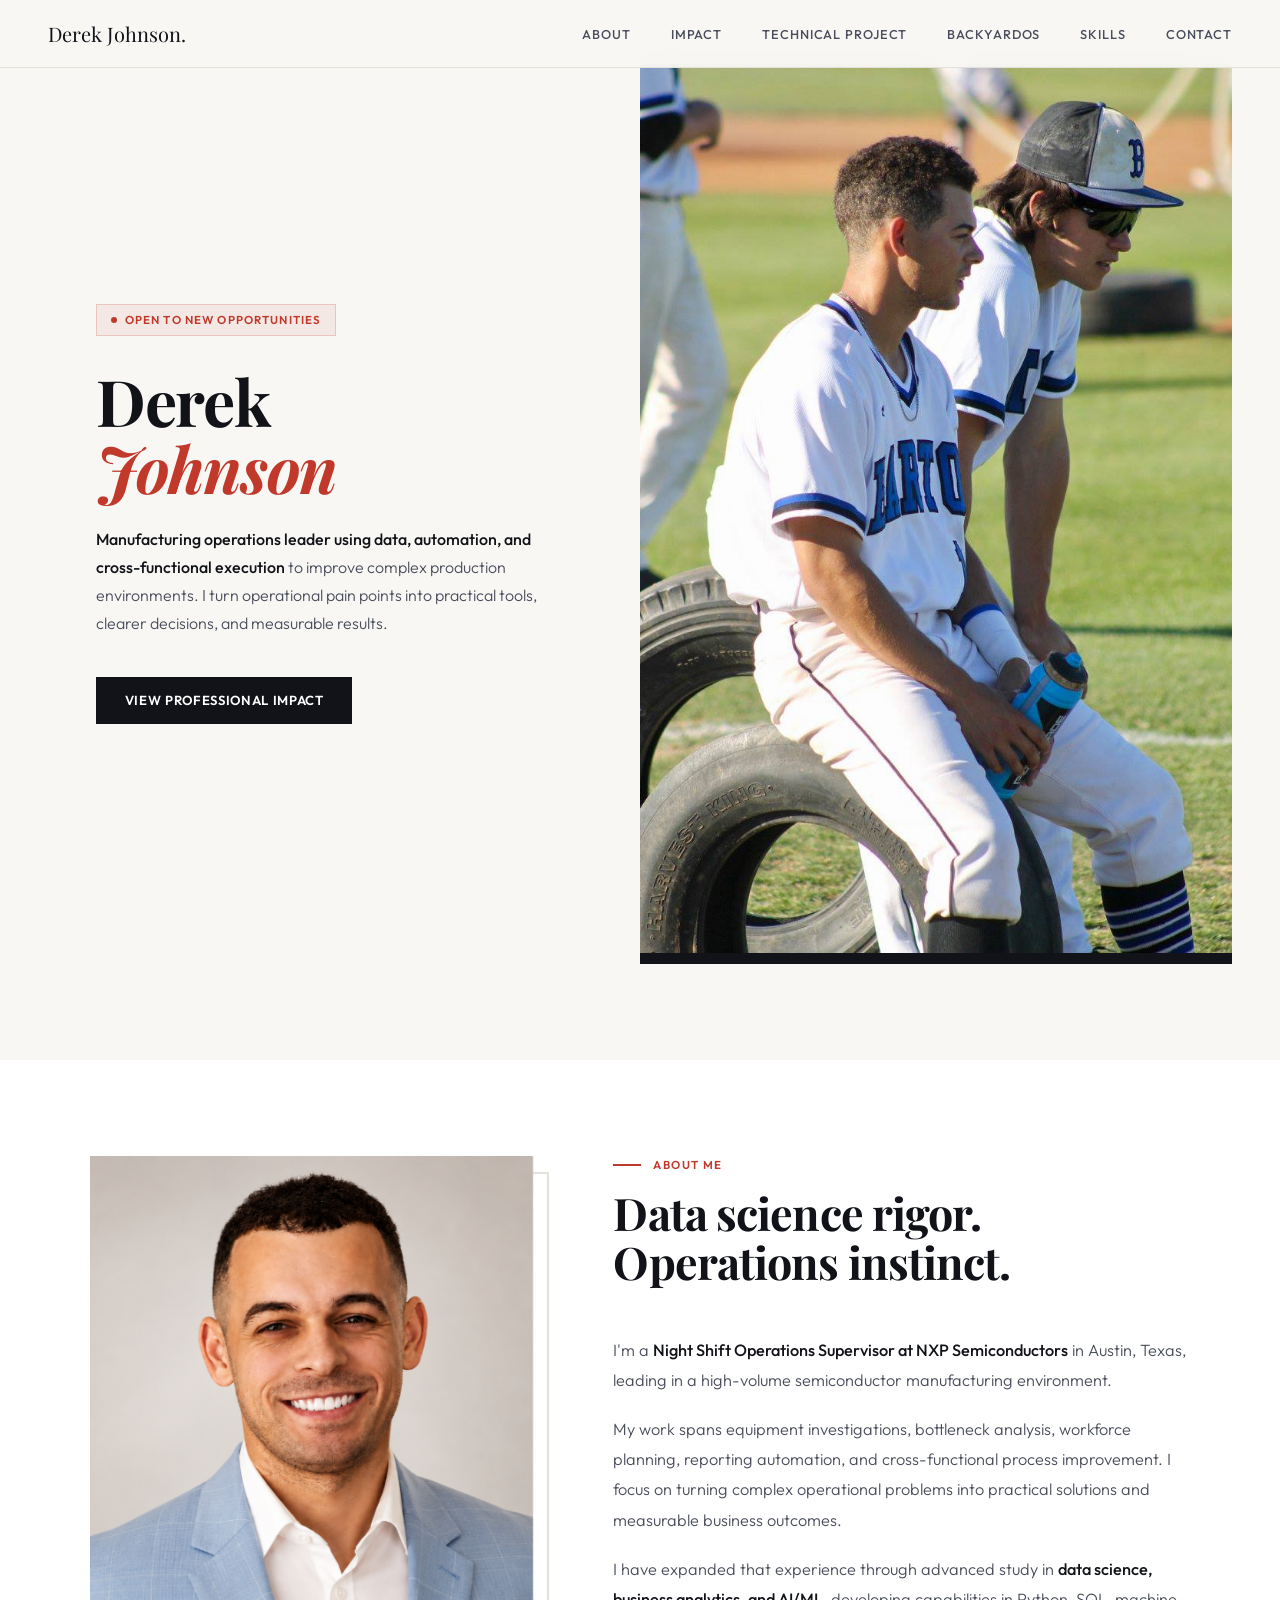
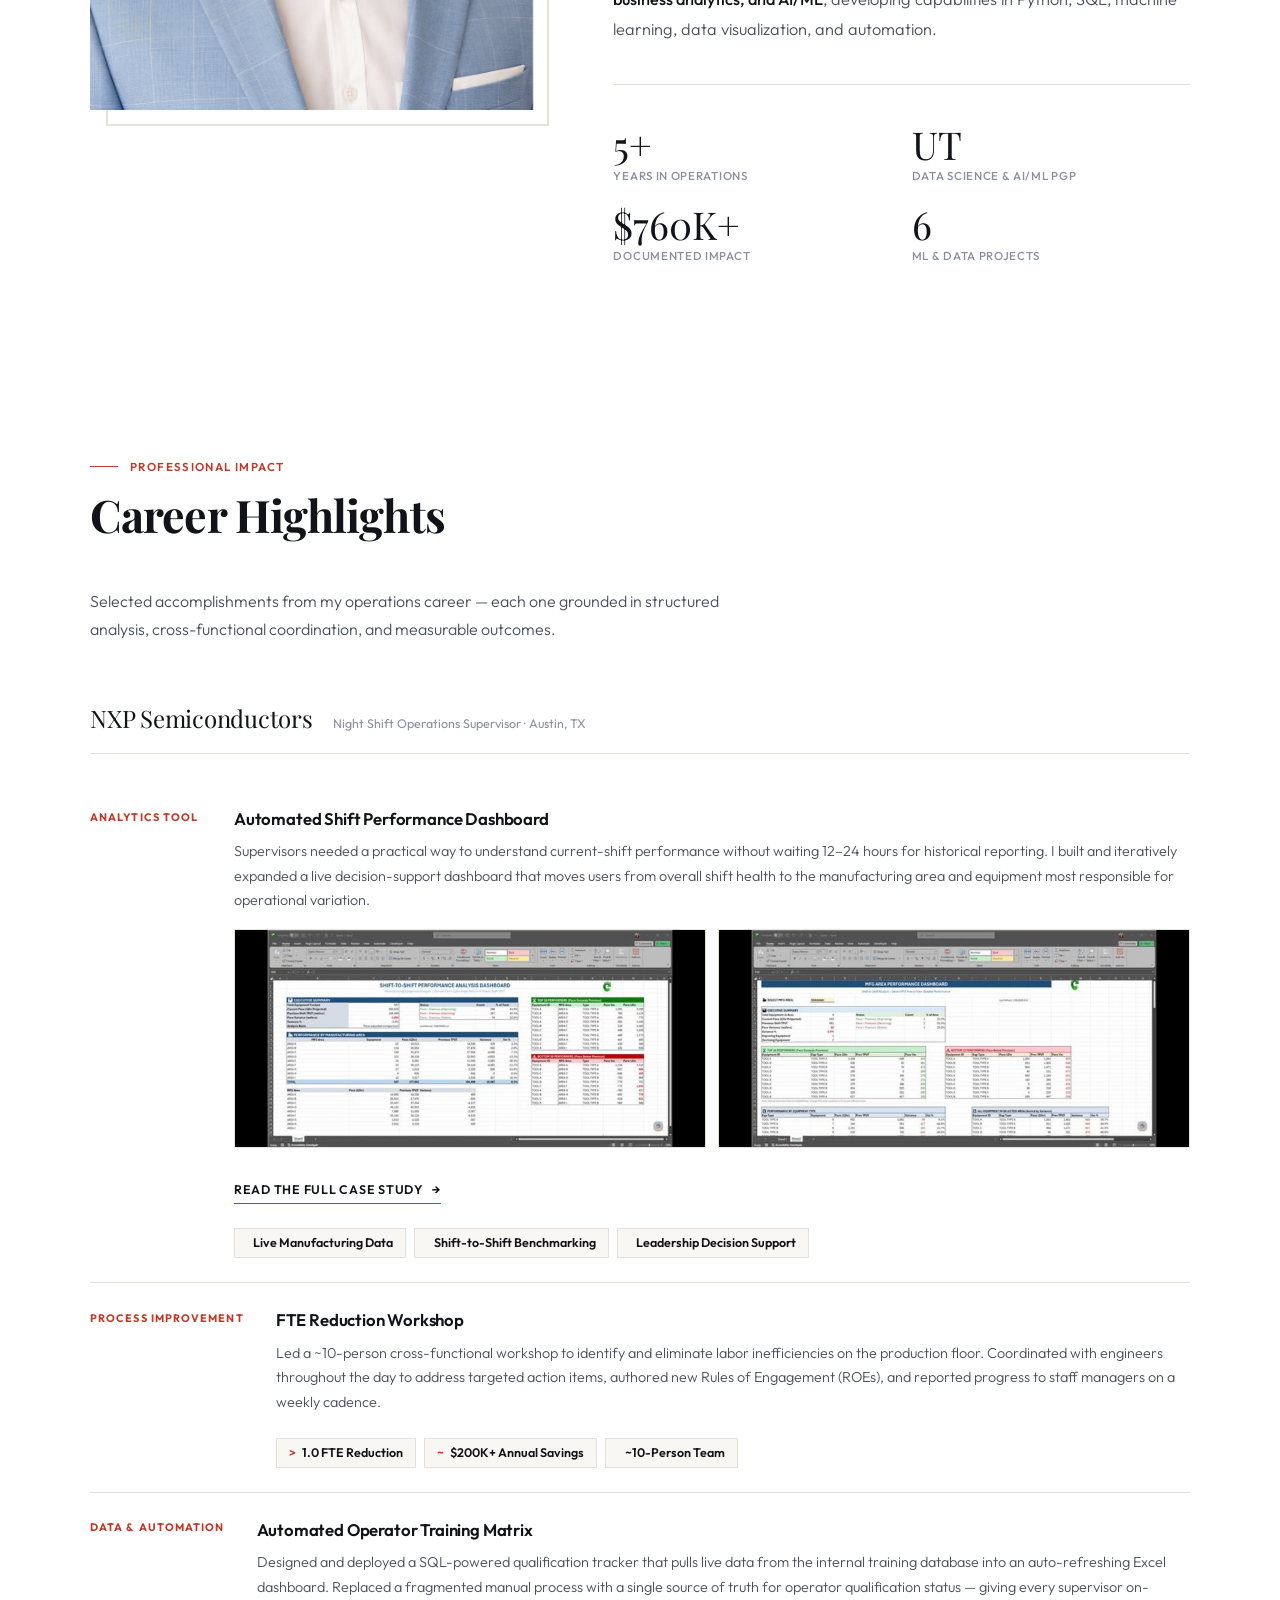
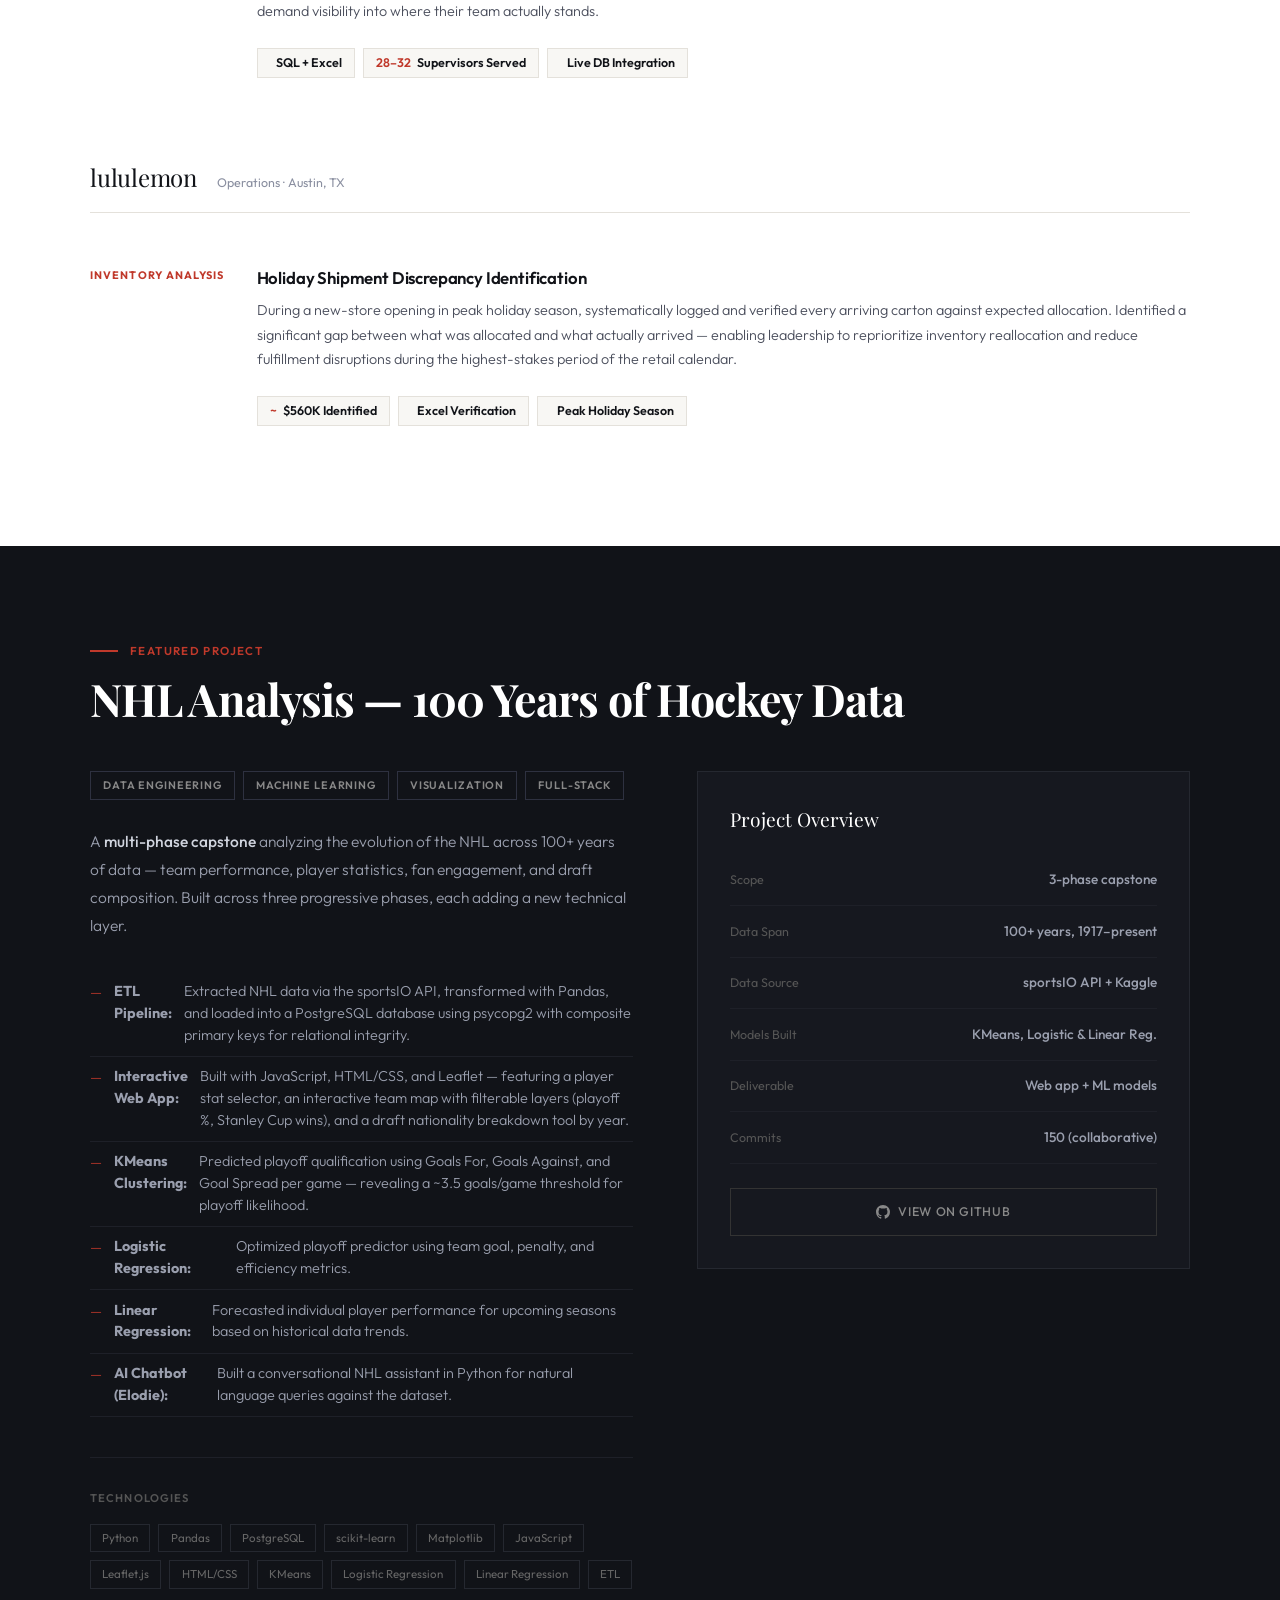
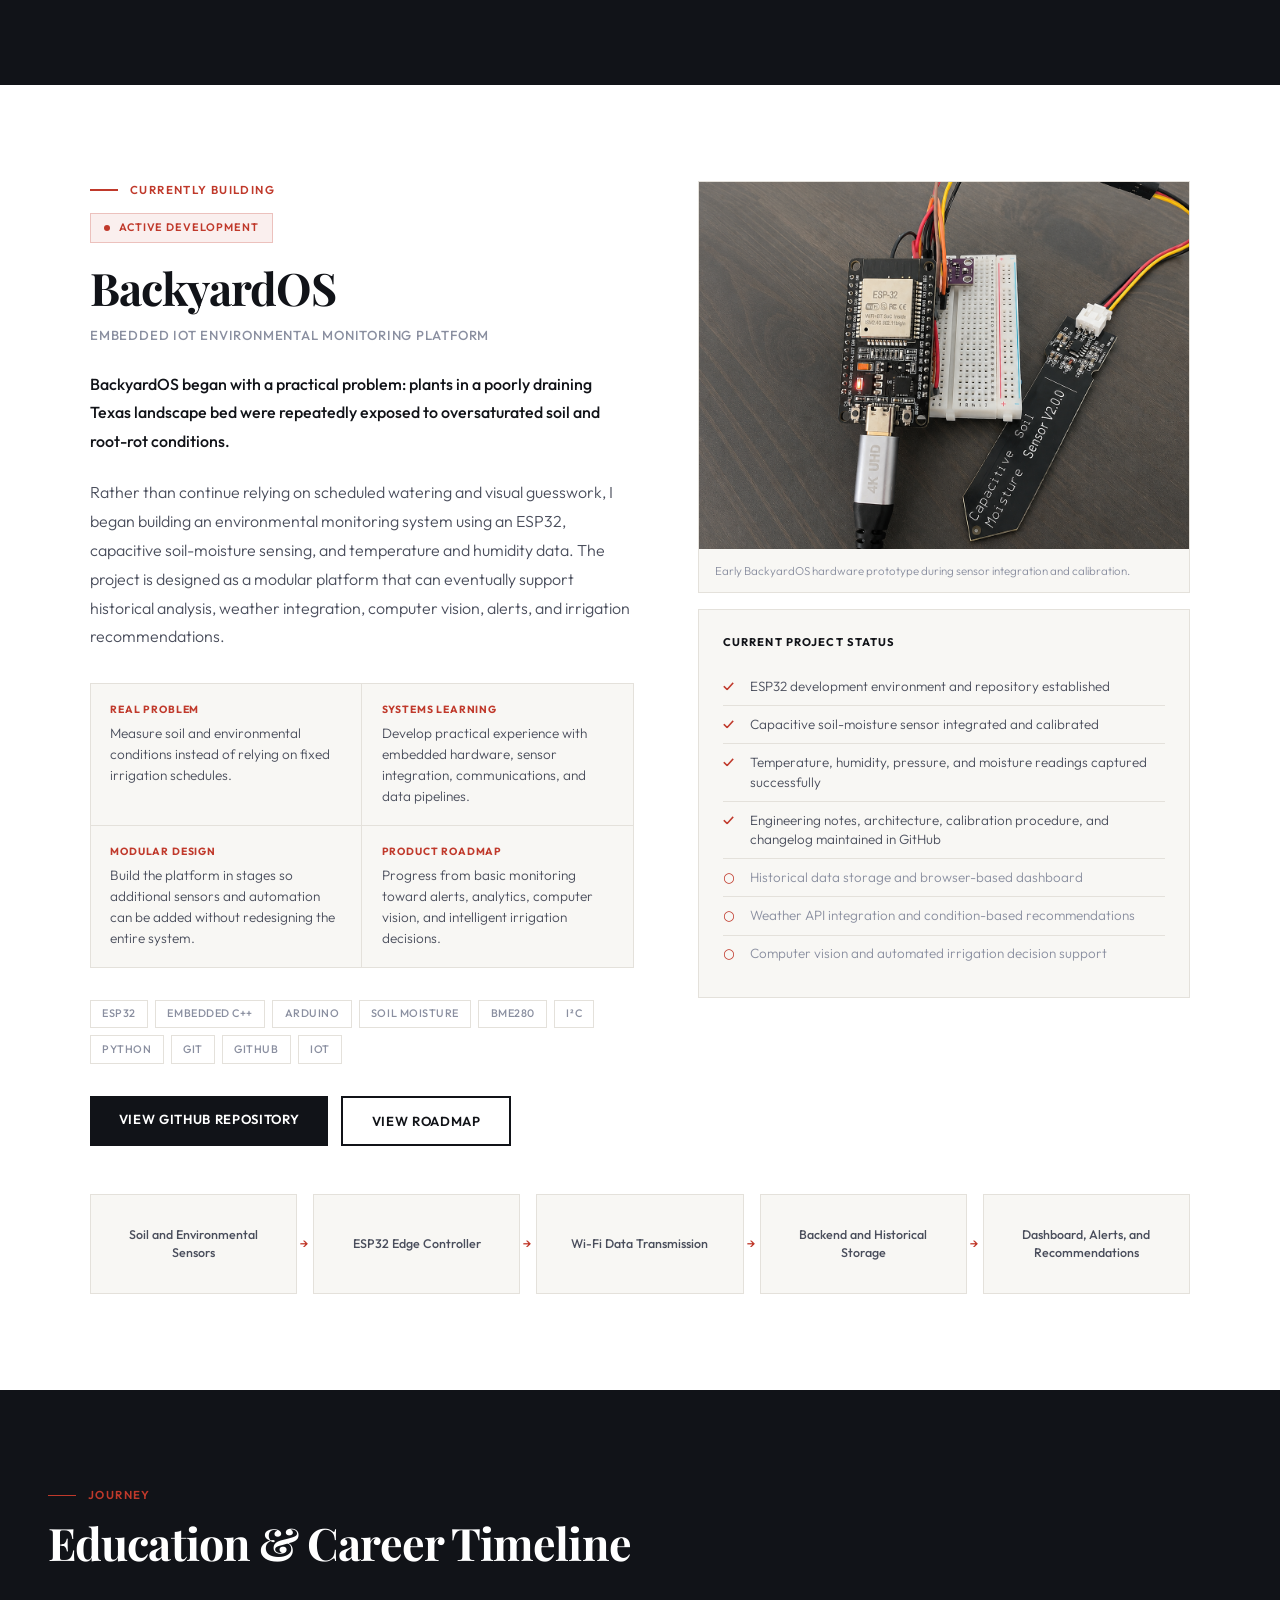
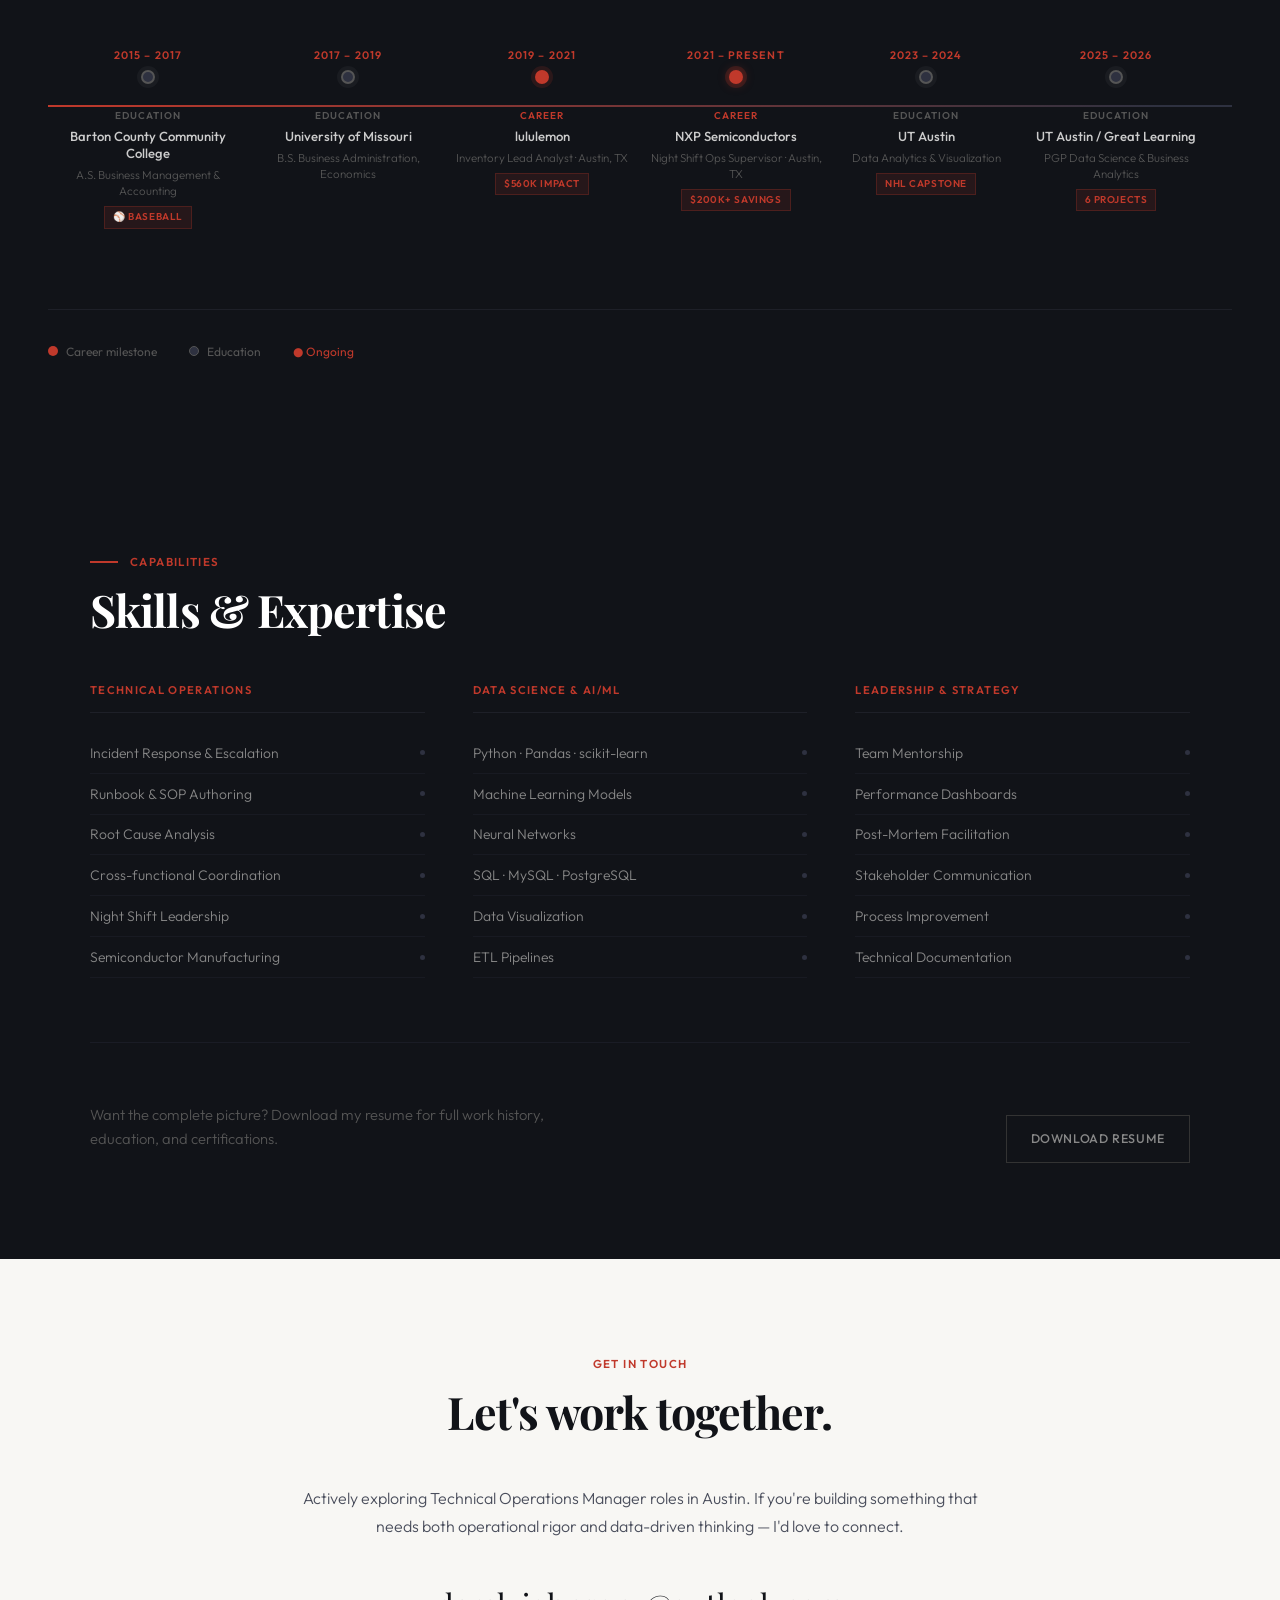
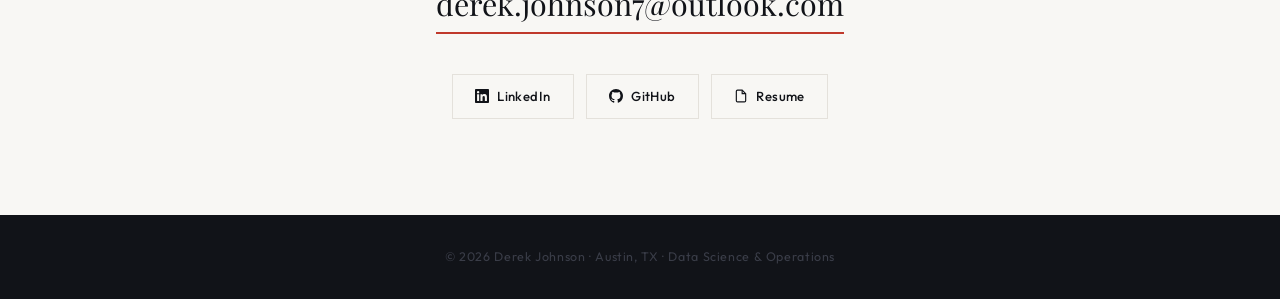
<file: index.html>
<!DOCTYPE html>
<html lang="en">
<head>
  <meta charset="UTF-8"/>
  <meta name="viewport" content="width=device-width, initial-scale=1.0"/>
  <title>Derek Johnson — Data Science & Operations</title>
  <link rel="preconnect" href="https://fonts.googleapis.com">
  <link href="https://fonts.googleapis.com/css2?family=Playfair+Display:ital,wght@0,400;0,700;1,400&family=Outfit:wght@300;400;500;600&display=swap" rel="stylesheet">
  <style>
    *, *::before, *::after { box-sizing: border-box; margin: 0; padding: 0; }
    :root {
      --ink: #111318; --ink-mid: #4a4e5c; --ink-soft: #8a8fa0;
      --paper: #f8f7f4; --white: #ffffff; --red: #c0392b;
      --red-dim: rgba(192,57,43,0.08); --border: #e4e1db;
      --serif: 'Playfair Display', Georgia, serif;
      --sans: 'Outfit', system-ui, sans-serif;
    }
    html { scroll-behavior: smooth; }
    body { font-family: var(--sans); background: var(--paper); color: var(--ink); line-height: 1.6; -webkit-font-smoothing: antialiased; }

    /* NAV */
    nav { position: fixed; top: 0; left: 0; right: 0; z-index: 100; display: flex; justify-content: space-between; align-items: center; padding: 1.1rem 3rem; background: rgba(248,247,244,0.93); backdrop-filter: blur(14px); border-bottom: 1px solid var(--border); }
    .nav-logo { font-family: var(--serif); font-size: 1.25rem; color: var(--ink); text-decoration: none; }
    .nav-links { display: flex; gap: 2.5rem; list-style: none; }
    .nav-links a { text-decoration: none; color: var(--ink-mid); font-size: 0.8rem; font-weight: 500; letter-spacing: 0.07em; text-transform: uppercase; transition: color 0.2s; }
    .nav-links a:hover { color: var(--red); }

    /* HERO */
    #hero { min-height: 100vh; display: grid; grid-template-columns: 1fr 1fr; padding-top: 64px; }
    .hero-left { display: flex; flex-direction: column; justify-content: center; padding: 5rem 4rem 5rem 3rem; }
    .hero-badge { display: inline-flex; align-items: center; gap: 0.5rem; background: var(--red-dim); border: 1px solid rgba(192,57,43,0.2); color: var(--red); font-size: 0.72rem; font-weight: 600; letter-spacing: 0.1em; text-transform: uppercase; padding: 0.35rem 0.85rem; margin-bottom: 2rem; width: fit-content; }
    .hero-badge::before { content: ''; width: 6px; height: 6px; border-radius: 50%; background: var(--red); animation: pulse 2s infinite; }
    @keyframes pulse { 0%,100%{opacity:1;} 50%{opacity:0.3;} }
    .hero-name { font-family: var(--serif); font-size: clamp(3.2rem, 5vw, 5.8rem); line-height: 1.04; letter-spacing: -0.02em; margin-bottom: 1.5rem; }
    .hero-name em { font-style: italic; color: var(--red); }
    .hero-sub { font-size: 1rem; color: var(--ink-mid); font-weight: 300; line-height: 1.75; max-width: 44ch; margin-bottom: 2.5rem; }
    .hero-sub strong { color: var(--ink); font-weight: 500; }
    .hero-btns { display: flex; gap: 1rem; flex-wrap: wrap; }
    .btn { padding: 0.8rem 1.8rem; font-size: 0.82rem; font-weight: 600; letter-spacing: 0.05em; text-transform: uppercase; text-decoration: none; transition: all 0.2s; }
    .btn-dark { background: var(--ink); color: var(--white); }
    .btn-dark:hover { background: var(--red); transform: translateY(-2px); }
    .btn-outline { background: transparent; color: var(--ink); border: 2px solid var(--ink); }
    .btn-outline:hover { background: var(--ink); color: var(--white); transform: translateY(-2px); }
    .hero-right { background: var(--ink); position: relative; overflow: hidden; max-height: 100vh; }
    .hero-photo-grid { display: grid; grid-template-rows: 1fr 1fr; height: 100%; }
    .photo-slot { display: flex; flex-direction: column; align-items: center; justify-content: center; background: linear-gradient(135deg, #16181f 0%, #1e2028 100%); color: #3a3d48; font-size: 0.72rem; font-weight: 500; letter-spacing: 0.1em; text-transform: uppercase; gap: 0.6rem; border-bottom: 1px solid #252830; }
    .photo-slot svg { opacity: 0.25; }
    .hero-photo {
 width: 100%;
 height: 100%;
 object-fit: cover;
 object-position: center 28%;
}

    /* SECTIONS */
    section { padding: 6rem 3rem; }
    .section-eyebrow { display: flex; align-items: center; gap: 0.75rem; font-size: 0.72rem; font-weight: 600; letter-spacing: 0.12em; text-transform: uppercase; color: var(--red); margin-bottom: 0.85rem; }
    .section-eyebrow::before { content: ''; width: 1.75rem; height: 1.5px; background: var(--red); }
    h2.section-title { font-family: var(--serif); font-size: clamp(2rem, 3.5vw, 3rem); line-height: 1.1; letter-spacing: -0.02em; margin-bottom: 3rem; max-width: 24ch; }

    /* ABOUT */
    #about { background: var(--white); }
    .about-grid { display: grid; grid-template-columns: 1fr 1.3fr; gap: 5rem; align-items: start; max-width: 1100px; margin: 0 auto; }
    .about-img-wrap { position: relative; }
    .about-img-wrap::after { content: ''; position: absolute; top: 1rem; left: 1rem; right: -1rem; bottom: -1rem; border: 2px solid var(--border); z-index: 0; }
    .about-img-placeholder { width: 100%; aspect-ratio: 4/5; background: linear-gradient(155deg, #eeeae3, #e3ddd5); display: flex; flex-direction: column; align-items: center; justify-content: center; color: #bbb; gap: 0.75rem; font-size: 0.75rem; letter-spacing: 0.08em; text-transform: uppercase; position: relative; z-index: 1; }
    .about-body p { color: var(--ink-mid); line-height: 1.85; margin-bottom: 1.2rem; font-weight: 300; font-size: 1.02rem; }
    .about-body p strong { color: var(--ink); font-weight: 500; }
    .about-stats { display: grid; grid-template-columns: 1fr 1fr; gap: 1.25rem; margin-top: 2.5rem; padding-top: 2.5rem; border-top: 1px solid var(--border); }
    .stat-num { font-family: var(--serif); font-size: 2.4rem; color: var(--ink); line-height: 1; margin-bottom: 0.2rem; }
    .stat-lbl { font-size: 0.72rem; color: var(--ink-soft); font-weight: 500; letter-spacing: 0.06em; text-transform: uppercase; }

    /* FEATURED */
    #featured { background: var(--ink); color: var(--white); }
    .featured-inner { max-width: 1100px; margin: 0 auto; }
    #featured .section-eyebrow { color: #c0392b; }
    #featured .section-eyebrow::before { background: #c0392b; }
    #featured h2.section-title { color: var(--white); max-width: none; margin-bottom: 0; }
    .featured-layout { display: grid; grid-template-columns: 1.1fr 1fr; gap: 4rem; align-items: start; margin-top: 3rem; }
    .featured-meta { display: flex; flex-wrap: wrap; gap: 0.5rem; margin-bottom: 1.75rem; }
    .tag { font-size: 0.68rem; font-weight: 600; letter-spacing: 0.08em; text-transform: uppercase; padding: 0.3rem 0.75rem; border: 1px solid #2e3140; color: #888; }
    .featured-desc { color: #9a9fae; font-weight: 300; line-height: 1.8; font-size: 0.97rem; margin-bottom: 2rem; }
    .featured-desc strong { color: #d0d4de; font-weight: 500; }
    .featured-highlights { list-style: none; margin-bottom: 2.5rem; }
    .featured-highlights li { display: flex; align-items: flex-start; gap: 0.75rem; color: #9a9fae; font-size: 0.9rem; font-weight: 300; padding: 0.6rem 0; border-bottom: 1px solid #1e2028; line-height: 1.5; }
    .featured-highlights li::before { content: '—'; color: var(--red); flex-shrink: 0; margin-top: 0.05rem; }
    .featured-tech { margin-top: 2.5rem; padding-top: 2rem; border-top: 1px solid #1e2028; }
    .featured-tech-label { font-size: 0.7rem; font-weight: 600; letter-spacing: 0.1em; text-transform: uppercase; color: #555; margin-bottom: 1rem; }
    .tech-pills { display: flex; flex-wrap: wrap; gap: 0.5rem; }
    .tech-pill { font-size: 0.72rem; padding: 0.25rem 0.7rem; border: 1px solid #252830; color: #666; font-weight: 400; }
    .featured-right { position: sticky; top: 5rem; }
    .featured-card { background: #16181f; border: 1px solid #252830; padding: 2rem; }
    .featured-card-title { font-family: var(--serif); font-size: 1.2rem; color: var(--white); margin-bottom: 1.25rem; }
    .fstat { padding: 0.9rem 0; border-bottom: 1px solid #1e2028; display: flex; justify-content: space-between; align-items: center; }
    .fstat:last-child { border-bottom: none; }
    .fstat-lbl { font-size: 0.78rem; color: #555; }
    .fstat-val { font-size: 0.85rem; color: #9a9fae; font-weight: 500; }
    .btn-ghost { display: inline-flex; align-items: center; gap: 0.5rem; padding: 0.8rem 1.5rem; border: 1px solid #333; color: #888; font-size: 0.78rem; font-weight: 500; letter-spacing: 0.05em; text-transform: uppercase; text-decoration: none; transition: all 0.2s; width: 100%; justify-content: center; margin-top: 1.5rem; }
    .btn-ghost:hover { border-color: var(--red); color: var(--white); }

/* BACKYARDOS */
#backyardos {
  background: var(--white);
  color: var(--ink);
}

.backyard-inner {
  max-width: 1100px;
  margin: 0 auto;
}

.backyard-layout {
  display: grid;
  grid-template-columns: minmax(0, 1.05fr) minmax(320px, 0.95fr);
  gap: 4rem;
  align-items: start;
}

.backyard-copy {
  min-width: 0;
}

.backyard-status {
  display: inline-flex;
  align-items: center;
  gap: 0.55rem;
  margin-bottom: 1.25rem;
  padding: 0.35rem 0.8rem;
  border: 1px solid rgba(192, 57, 43, 0.25);
  background: var(--red-dim);
  color: var(--red);
  font-size: 0.68rem;
  font-weight: 600;
  letter-spacing: 0.09em;
  text-transform: uppercase;
}

.backyard-status::before {
  width: 6px;
  height: 6px;
  border-radius: 50%;
  background: var(--red);
  content: "";
}

.backyard-title {
  max-width: none;
  margin-bottom: 0.75rem !important;
}

.backyard-subtitle {
  margin-bottom: 1.5rem;
  color: var(--ink-soft);
  font-size: 0.82rem;
  font-weight: 500;
  letter-spacing: 0.06em;
  text-transform: uppercase;
}

.backyard-intro {
  margin-bottom: 1.4rem;
  color: var(--ink-mid);
  font-size: 1rem;
  font-weight: 300;
  line-height: 1.8;
}

.backyard-intro strong {
  color: var(--ink);
  font-weight: 500;
}

.backyard-goals {
  display: grid;
  grid-template-columns: 1fr 1fr;
  gap: 1px;
  margin: 2rem 0;
  border: 1px solid var(--border);
  background: var(--border);
}

.backyard-goal {
  padding: 1.1rem 1.2rem;
  background: var(--paper);
}

.backyard-goal-label {
  margin-bottom: 0.3rem;
  color: var(--red);
  font-size: 0.65rem;
  font-weight: 700;
  letter-spacing: 0.08em;
  text-transform: uppercase;
}

.backyard-goal p {
  margin: 0;
  color: var(--ink-mid);
  font-size: 0.85rem;
  font-weight: 300;
  line-height: 1.55;
}

.backyard-tech {
  display: flex;
  flex-wrap: wrap;
  gap: 0.45rem;
  margin-top: 1.5rem;
}

.backyard-tech span {
  padding: 0.28rem 0.7rem;
  border: 1px solid var(--border);
  color: var(--ink-soft);
  font-size: 0.68rem;
  font-weight: 500;
  letter-spacing: 0.05em;
  text-transform: uppercase;
}

.backyard-actions {
  display: flex;
  flex-wrap: wrap;
  gap: 0.8rem;
  margin-top: 2rem;
}

.backyard-media {
  min-width: 0;
}

.backyard-image-main {
  overflow: hidden;
  border: 1px solid var(--border);
  background: var(--paper);
}

.backyard-image-main img {
  width: 100%;
  aspect-ratio: 4 / 3;
  object-fit: cover;
  display: block;
}

.backyard-image-caption {
  padding: 0.8rem 1rem;
  color: var(--ink-soft);
  font-size: 0.72rem;
  font-weight: 300;
  line-height: 1.5;
}

.backyard-progress {
  margin-top: 1rem;
  padding: 1.5rem;
  border: 1px solid var(--border);
  background: var(--paper);
}

.backyard-progress-title {
  margin-bottom: 1rem;
  font-size: 0.7rem;
  font-weight: 700;
  letter-spacing: 0.1em;
  text-transform: uppercase;
}

.progress-list {
  list-style: none;
}

.progress-list li {
  display: flex;
  align-items: flex-start;
  gap: 0.7rem;
  padding: 0.55rem 0;
  border-bottom: 1px solid var(--border);
  color: var(--ink-mid);
  font-size: 0.84rem;
  font-weight: 300;
  line-height: 1.45;
}

.progress-list li:last-child {
  border-bottom: none;
}

.progress-icon {
  width: 1rem;
  flex: 0 0 1rem;
  color: var(--red);
  font-weight: 600;
}

.progress-list .future {
  color: var(--ink-soft);
}

.backyard-architecture {
  display: grid;
  grid-template-columns: repeat(5, minmax(0, 1fr));
  align-items: stretch;
  gap: 1rem;
  margin-top: 3rem;
}

.arch-step {
  position: relative;
  display: flex;
  min-height: 100px;
  align-items: center;
  justify-content: center;
  padding: 1rem;
  border: 1px solid var(--border);
  background: var(--paper);
  color: var(--ink-mid);
  text-align: center;
  font-size: 0.78rem;
  font-weight: 500;
  line-height: 1.45;
}

.arch-step:not(:last-child)::after {
  position: absolute;
  top: 50%;
  right: -0.75rem;
  color: var(--red);
  content: "→";
  transform: translateY(-50%);
}

/* BackyardOS responsive */
@media (max-width: 960px) {
  .backyard-layout {
    grid-template-columns: 1fr;
    gap: 2.5rem;
  }

  .backyard-media {
    max-width: 700px;
  }

  .backyard-architecture {
    grid-template-columns: 1fr;
  }

  .arch-step:not(:last-child)::after {
    top: auto;
    right: 50%;
    bottom: -1.05rem;
    content: "↓";
    transform: translateX(50%);
  }
}

@media (max-width: 600px) {
  .backyard-goals {
    grid-template-columns: 1fr;
  }

  .backyard-actions {
    display: grid;
    grid-template-columns: 1fr;
  }

  .backyard-actions .btn {
    width: 100%;
  }

  .backyard-image-main img {
    aspect-ratio: 1 / 1;
  }
}

    /* HIGHLIGHTS */
    #highlights { background: var(--white); }
    .highlights-inner { max-width: 1100px; margin: 0 auto; }
    .highlights-intro { color: var(--ink-mid); font-weight: 300; font-size: 1rem; line-height: 1.75; max-width: 60ch; margin-bottom: 3.5rem; }
    .employer-block { margin-bottom: 3.5rem; }
    .employer-block:last-child { margin-bottom: 0; }
    .employer-header { display: flex; align-items: baseline; gap: 1.25rem; margin-bottom: 1.75rem; padding-bottom: 1rem; border-bottom: 1px solid var(--border); flex-wrap: wrap; }
    .employer-name { font-family: var(--serif); font-size: 1.5rem; letter-spacing: -0.01em; }
    .employer-meta { font-size: 0.78rem; color: var(--ink-soft); font-weight: 400; }
    .highlight-list { list-style: none; display: flex; flex-direction: column; gap: 0; }
    .highlight-item { display: grid; grid-template-columns: auto 1fr; gap: 0 2rem; padding: 1.5rem 0; border-bottom: 1px solid var(--border); align-items: start; }
    .highlight-item:last-child { border-bottom: none; }
    .highlight-kicker { font-size: 0.68rem; font-weight: 700; letter-spacing: 0.1em; text-transform: uppercase; color: var(--red); white-space: nowrap; padding-top: 0.15rem; min-width: 7rem; }
    .highlight-body {}
    .highlight-title { font-size: 1.05rem; font-weight: 600; color: var(--ink); margin-bottom: 0.4rem; letter-spacing: -0.01em; }
    .highlight-desc { font-size: 0.9rem; color: var(--ink-mid); line-height: 1.7; font-weight: 300; }
    .highlight-stat { display: inline-flex; align-items: center; gap: 0.4rem; margin-top: 0.75rem; font-size: 0.78rem; font-weight: 600; color: var(--ink); background: var(--paper); border: 1px solid var(--border); padding: 0.25rem 0.75rem; }
    .highlight-stat span { color: var(--red); }
    .case-study-link {
      display: inline-flex;
      align-items: center;
      gap: 0.55rem;
      margin-top: 1.25rem;
      color: var(--ink);
      font-size: 0.78rem;
      font-weight: 600;
      letter-spacing: 0.06em;
      text-decoration: none;
      text-transform: uppercase;
      border-bottom: 1px solid var(--red);
      padding-bottom: 0.2rem;
      transition: color 0.2s ease, gap 0.2s ease;
    }

    .case-study-link:hover {
      color: var(--red);
      gap: 0.8rem;
    }

    /* SKILLS */
    #skills { background: var(--ink); color: var(--white); }
    .skills-inner { max-width: 1100px; margin: 0 auto; }
    #skills .section-eyebrow { color: #c0392b; }
    #skills .section-eyebrow::before { background: #c0392b; }
    #skills h2.section-title { color: var(--white); }
    .skills-grid { display: grid; grid-template-columns: repeat(3, 1fr); gap: 3rem; }
    .skill-group-head { font-size: 0.7rem; font-weight: 600; letter-spacing: 0.12em; text-transform: uppercase; color: var(--red); margin-bottom: 1.25rem; padding-bottom: 0.75rem; border-bottom: 1px solid #1e2028; }
    .skill-row { display: flex; justify-content: space-between; align-items: center; padding: 0.55rem 0; border-bottom: 1px solid #181a22; font-size: 0.87rem; color: #888; font-weight: 300; }
    .skill-dot { width: 5px; height: 5px; border-radius: 50%; background: #2e3140; }
    .skills-resume { margin-top: 4rem; padding-top: 3rem; border-top: 1px solid #1a1c25; display: flex; align-items: center; justify-content: space-between; gap: 2rem; flex-wrap: wrap; }
    .skills-resume p { color: #555; font-size: 0.92rem; font-weight: 300; max-width: 50ch; }

    /* CONTACT */
    #contact { background: var(--paper); }
    .contact-inner { max-width: 680px; margin: 0 auto; text-align: center; }
    .contact-inner .section-eyebrow { justify-content: center; }
    .contact-inner .section-eyebrow::before { display: none; }
    .contact-inner h2.section-title { max-width: none; margin-left: auto; margin-right: auto; }
    .contact-sub { color: var(--ink-mid); font-size: 1rem; font-weight: 300; line-height: 1.75; margin-bottom: 2.5rem; }
    .contact-email-link { font-family: var(--serif); font-size: 1.9rem; color: var(--ink); text-decoration: none; border-bottom: 2px solid var(--red); padding-bottom: 0.1em; transition: color 0.2s; display: inline-block; margin-bottom: 2.5rem; }
    .contact-email-link:hover { color: var(--red); }
    .contact-links { display: flex; justify-content: center; gap: 0.75rem; flex-wrap: wrap; }
    .contact-link { display: inline-flex; align-items: center; gap: 0.5rem; padding: 0.7rem 1.4rem; border: 1.5px solid var(--border); text-decoration: none; color: var(--ink); font-size: 0.82rem; font-weight: 500; letter-spacing: 0.03em; transition: all 0.2s; }
    .contact-link:hover { border-color: var(--ink); background: var(--ink); color: var(--white); }

    footer { background: var(--ink); color: #3a3d48; text-align: center; padding: 2rem 3rem; font-size: 0.78rem; letter-spacing: 0.05em; }

    .fade { opacity: 0; transform: translateY(20px); transition: opacity 0.65s ease, transform 0.65s ease; }
    .fade.in { opacity: 1; transform: none; }

    @media (max-width: 960px) {
      nav { padding: 1rem 1.5rem; }
      #hero { grid-template-columns: 1fr; }
      .hero-left { padding: 5rem 1.5rem 3rem; }
      .hero-right { height: 55vw; }
      .hero-photo-grid { grid-template-columns: 1fr 1fr; grid-template-rows: 1fr; }
      section { padding: 4rem 1.5rem; }
      .about-grid { grid-template-columns: 1fr; gap: 2.5rem; }
      .about-img-wrap::after { display: none; }
      .featured-layout { grid-template-columns: 1fr; }
      .featured-right { position: static; }
      .proj-grid { grid-template-columns: 1fr 1fr; }
      .skills-grid { grid-template-columns: 1fr 1fr; }
      .highlight-item { grid-template-columns: 1fr; gap: 0.4rem; }
      .highlight-kicker { min-width: auto; }
    }
    @media (max-width: 600px) {
      .nav-links { display: none; }
      .proj-grid { grid-template-columns: 1fr; }
      .skills-grid { grid-template-columns: 1fr; }
      .hero-photo-grid { grid-template-columns: 1fr; grid-template-rows: 1fr 1fr; }
    }
    /* TIMELINE */
#timeline { background: var(--ink); color: var(--white); overflow: hidden; }
#timeline .section-eyebrow { color: #c0392b; }
#timeline .section-eyebrow::before { background: #c0392b; }
#timeline h2.section-title { color: var(--white); }
.timeline-outer { position: relative; overflow-x: auto; padding-bottom: 2rem; -webkit-overflow-scrolling: touch; }
.timeline-track { display: flex; align-items: flex-start; gap: 0; min-width: max-content; padding: 0 3rem 0 0; position: relative; }
.timeline-track::before { content: ''; position: absolute; top: 5.6rem; left: 0; right: 0; height: 1.5px; background: linear-gradient(to right, #c0392b, #2e3140 80%); z-index: 0; }
.tl-item { display: flex; flex-direction: column; align-items: center; min-width: 180px; max-width: 200px; position: relative; z-index: 1; }
.tl-item:first-child { min-width: 160px; }
.tl-top { height: 5rem; display: flex; flex-direction: column; justify-content: flex-end; align-items: center; padding-bottom: 0.75rem; }
.tl-dates { font-size: 0.68rem; font-weight: 600; letter-spacing: 0.1em; text-transform: uppercase; color: var(--red); margin-bottom: 0.35rem; text-align: center; }
.tl-dot { width: 14px; height: 14px; border-radius: 50%; background: var(--red); border: 2px solid #c0392b; box-shadow: 0 0 0 4px rgba(192,57,43,0.15); flex-shrink: 0; }
.tl-dot.edu { background: #2e3140; border-color: #555; box-shadow: 0 0 0 4px rgba(255,255,255,0.04); }
.tl-dot.present { background: var(--red); box-shadow: 0 0 0 4px rgba(192,57,43,0.2), 0 0 12px rgba(192,57,43,0.4); animation: glow 2s infinite; }
@keyframes glow { 0%,100%{box-shadow:0 0 0 4px rgba(192,57,43,0.2),0 0 12px rgba(192,57,43,0.4);} 50%{box-shadow:0 0 0 6px rgba(192,57,43,0.1),0 0 20px rgba(192,57,43,0.6);} }
.tl-bottom { padding-top: 0.75rem; text-align: center; padding-left: 0.5rem; padding-right: 0.5rem; }
.tl-type { font-size: 0.62rem; font-weight: 600; letter-spacing: 0.1em; text-transform: uppercase; margin-bottom: 0.3rem; }
.tl-type.career { color: var(--red); }
.tl-type.edu { color: #555; }
.tl-title { font-size: 0.82rem; font-weight: 500; color: #ccc; line-height: 1.3; margin-bottom: 0.3rem; }
.tl-sub { font-size: 0.72rem; color: #555; font-weight: 300; line-height: 1.4; }
.tl-badge { display: inline-block; margin-top: 0.4rem; font-size: 0.62rem; font-weight: 600; letter-spacing: 0.06em; text-transform: uppercase; padding: 0.15rem 0.5rem; background: rgba(192,57,43,0.12); border: 1px solid rgba(192,57,43,0.25); color: var(--red); }
.timeline-legend { display: flex; gap: 2rem; margin-top: 3rem; padding-top: 2rem; border-top: 1px solid #1e2028; }
.legend-item { display: flex; align-items: center; gap: 0.5rem; font-size: 0.75rem; color: #555; font-weight: 400; }
.legend-dot { width: 10px; height: 10px; border-radius: 50%; }
.legend-dot.career { background: var(--red); }
.legend-dot.edu { background: #2e3140; border: 1px solid #555; }

/* Mobile Styles */
html,
body {
 width: 100%;
 max-width: 100%;
 overflow-x: clip;
}
img,
iframe,
blockquote,
embed {
 display: block;
 max-width: 100%;
}
section,
div,
article,
ul,
li {
 min-width: 0;
}
@media (max-width: 600px) {
 /* Compact mobile header */
 nav {
   position: sticky;
   padding: 0.85rem 1.25rem;
 }
 .nav-logo {
   font-size: 1.1rem;
 }
 /* The current mobile header hides every navigation link */
 .nav-links {
   display: none;
 }
 /* HERO */
 #hero {
   min-height: auto;
   padding-top: 0;
 }
 .hero-left {
   padding: 3.5rem 1.5rem 2.5rem;
 }
 .hero-badge {
   margin-bottom: 1.35rem;
 }
 .hero-name {
   font-size: clamp(3.4rem, 17vw, 4.75rem);
   margin-bottom: 1.25rem;
 }
 .hero-sub {
   max-width: none;
   font-size: 1.05rem;
   line-height: 1.65;
   margin-bottom: 1.75rem;
 }
 .hero-btns {
   display: grid;
   grid-template-columns: 1fr;
   gap: 0.75rem;
 }
 .btn {
   width: 100%;
   padding: 0.9rem 1rem;
   text-align: center;
 }
 /* Show only one hero image on mobile */
 .hero-right {
   height: auto;
   max-height: none;
 }
 .hero-photo-grid {
   display: block;
   height: auto;
 }
 .hero-photo-grid img {
   width: 100%;
   height: min(62vw, 420px) !important;
   object-fit: cover;
   object-position: center 28%;
 }
 .hero-photo-grid img:nth-child(2) {
   display: none;
 }
 /* GENERAL SECTIONS */
 section {
   padding: 3.5rem 1.5rem;
 }
 h2.section-title {
   font-size: clamp(2.2rem, 11vw, 3.2rem);
   margin-bottom: 2rem;
 }
 /* ABOUT */
 .about-grid {
   gap: 2rem;
 }
 .about-img-wrap {
   max-width: 420px;
   margin: 0 auto;
 }
 .about-body p {
   font-size: 1rem;
   line-height: 1.7;
 }
 /* FEATURED PROJECT */
 .featured-layout {
   display: block;
   margin-top: 2rem;
 }
 .featured-meta,
 .tech-pills {
   display: flex;
   flex-wrap: wrap;
   width: 100%;
 }
 .tag,
 .tech-pill {
   max-width: 100%;
   white-space: normal;
 }
 .featured-desc {
   font-size: 1rem;
   line-height: 1.7;
 }
 .featured-highlights li {
   display: block;
   font-size: 0.95rem;
   line-height: 1.65;
   padding: 1rem 0;
 }
 .featured-highlights li::before {
   display: block;
   margin-bottom: 0.35rem;
 }
 .featured-card {
   padding: 1.25rem;
   margin-top: 2rem;
 }
 .fstat {
   display: grid;
   grid-template-columns: 1fr;
   gap: 0.2rem;
   align-items: start;
 }
 .fstat-val {
   text-align: left;
   overflow-wrap: anywhere;
 }
 /* IMGUR EMBED */
 .imgur-embed-pub,
 .imgur-embed-pub iframe {
   width: 100% !important;
   max-width: 100% !important;
   min-width: 0 !important;
 }

 /* CAREER HIGHLIGHTS */
 .highlight-item {
   display: block;
   padding: 1.75rem 0;
 }
 .highlight-kicker {
   margin-bottom: 0.5rem;
   white-space: normal;
 }
 .highlight-desc {
   font-size: 1rem;
   line-height: 1.7;
 }
 .highlight-stat {
   white-space: normal;
 }
 /* CONTACT */
 .contact-email-link {
   max-width: 100%;
   font-size: clamp(1.25rem, 6vw, 1.9rem);
   overflow-wrap: anywhere;
 }
}
.mobile-resume-link {
 display: none;
}
@media (max-width: 600px) {
 .mobile-resume-link {
   display: inline-block;
   color: var(--red);
   text-decoration: none;
   font-size: 0.75rem;
   font-weight: 600;
   letter-spacing: 0.08em;
   text-transform: uppercase;
 }
}
  </style>
</head>
<body>

<nav>
  <a href="#hero" class="nav-logo">Derek Johnson.</a>
<ul class="nav-links">
<li><a href="#about">About</a></li>
<li><a href="#highlights">Impact</a></li>
<li><a href="#featured">Technical Project</a></li>
<li><a href="#backyardos">BackyardOS</a></li>
<li><a href="#skills">Skills</a></li>
<li><a href="#contact">Contact</a></li>
</ul>
</nav>

<!-- HERO -->
<section id="hero">
  <div class="hero-left fade">
    <div class="hero-badge">Open to new opportunities</div>
    <h1 class="hero-name">Derek<br><em>Johnson</em></h1>
<p class="hero-sub">
<strong>Manufacturing operations leader using data, automation, and
 cross-functional execution</strong> to improve complex production
 environments. I turn operational pain points into practical tools,
 clearer decisions, and measurable results.
</p>
<div class="hero-btns">
<a href="#highlights" class="btn btn-dark">View Professional Impact</a>
<a href="Resume/D.Johnson_Resume.pdf"
  class="mobile-resume-link"
  target="_blank"
  rel="noopener noreferrer">
 Resume
</a>
</div>
  </div>
<div class="hero-right">
<div class="hero-photo-grid">
<img
     src="images/Baseball.jpg"
     class="hero-photo"
     alt="Derek Johnson with teammates during his collegiate baseball career"
>
</div>
</div>
</section>

<!-- ABOUT -->
<section id="about">
  <div class="about-grid">
  <div class="about-img-wrap fade">
  <img src="images/Headshot.png"
    alt= "Professional Headshot of Derek Johnson"
    style="width:100%; aspect-ratio:4/5; object-fit:cover; object-position:top; display:block; position:relative; z-index:1;">
</div>
    <div class="about-body fade">
      <div class="section-eyebrow">About Me</div>
      <h2 class="section-title">Data science rigor. Operations instinct. </h2>
     <p>
 I'm a <strong>Night Shift Operations Supervisor at NXP Semiconductors</strong>
 in Austin, Texas, leading in a high-volume semiconductor manufacturing
 environment.
</p>
<p>
 My work spans equipment investigations, bottleneck analysis, workforce
 planning, reporting automation, and cross-functional process improvement.
 I focus on turning complex operational problems into practical solutions
 and measurable business outcomes.
</p>
<p>
 I have expanded that experience through advanced study in
<strong>data science, business analytics, and AI/ML</strong>, developing
 capabilities in Python, SQL, machine learning, data visualization, and
 automation.
</p>
      <div class="about-stats">
        <div><div class="stat-num">5+</div><div class="stat-lbl">Years in Operations</div></div>
        <div><div class="stat-num">UT</div><div class="stat-lbl">Data Science & AI/ML PGP</div></div>
        <div><div class="stat-num">$760K+</div><div class="stat-lbl">Documented Impact</div></div>
        <div><div class="stat-num">6</div><div class="stat-lbl">ML & Data Projects</div></div>
      </div>
    </div>
  </div>
</section>
  
<!-- HIGHLIGHTS -->
<section id="highlights">
  <div class="highlights-inner">
    <div class="fade">
      <div class="section-eyebrow">Professional Impact</div>
      <h2 class="section-title">Career Highlights</h2>
      <p class="highlights-intro">Selected accomplishments from my operations career — each one grounded in structured analysis, cross-functional coordination, and measurable outcomes.</p>
    </div>

    <div class="employer-block fade">
      <div class="employer-header">
        <span class="employer-name">NXP Semiconductors</span>
        <span class="employer-meta">Night Shift Operations Supervisor · Austin, TX</span>
      </div>
      <ul class="highlight-list">
        <li class="highlight-item">
  <div class="highlight-kicker">Analytics Tool</div>
  <div class="highlight-body">
    <div class="highlight-title">Automated Shift Performance Dashboard</div>
    <p class="highlight-desc">
  Supervisors needed a practical way to understand current-shift performance
  without waiting 12–24 hours for historical reporting. I built and iteratively
  expanded a live decision-support dashboard that moves users from overall shift
  health to the manufacturing area and equipment most responsible for operational
  variation.
    </p>
    <div style="display:grid; grid-template-columns:1fr 1fr; gap:0.75rem; margin-top:1rem; margin-bottom:0.75rem;">
      <img src="images/dashboard-1.png" style="width:100%; border:1px solid var(--border); display:block;">
      <img src="images/dashboard-2.png" style="width:100%; border:1px solid var(--border); display:block;">
    </div>
    <a href="shift-dashboard-case-study.html" class="case-study-link">
      Read the full case study
      <span aria-hidden="true">→</span>
    </a>
    <div style="display:flex;gap:0.5rem;flex-wrap:wrap;margin-top:0.75rem;">
      <div class="highlight-stat"><span></span> Live Manufacturing Data</div>
      <div class="highlight-stat"><span></span> Shift-to-Shift Benchmarking</div>
      <div class="highlight-stat"><span></span> Leadership Decision Support</div>
    </div>
  </div>
</li>

        <li class="highlight-item">
          <div class="highlight-kicker">Process Improvement</div>
          <div class="highlight-body">
            <div class="highlight-title">FTE Reduction Workshop</div>
            <p class="highlight-desc">Led a ~10-person cross-functional workshop to identify and eliminate labor inefficiencies on the production floor. Coordinated with engineers throughout the day to address targeted action items, authored new Rules of Engagement (ROEs), and reported progress to staff managers on a weekly cadence.</p>
            <div style="display:flex;gap:0.5rem;flex-wrap:wrap;margin-top:0.75rem;">
              <div class="highlight-stat"><span>></span> 1.0 FTE Reduction</div>
              <div class="highlight-stat"><span>~</span> $200K+ Annual Savings</div>
              <div class="highlight-stat"><span></span> ~10-Person Team</div>
            </div>
          </div>
        </li>

        <li class="highlight-item">
          <div class="highlight-kicker">Data & Automation</div>
          <div class="highlight-body">
            <div class="highlight-title">Automated Operator Training Matrix</div>
            <p class="highlight-desc">Designed and deployed a SQL-powered qualification tracker that pulls live data from the internal training database into an auto-refreshing Excel dashboard. Replaced a fragmented manual process with a single source of truth for operator qualification status — giving every supervisor on-demand visibility into where their team actually stands.</p>
            <div style="display:flex;gap:0.5rem;flex-wrap:wrap;margin-top:0.75rem;">
              <div class="highlight-stat"><span></span> SQL + Excel</div>
              <div class="highlight-stat"><span>28–32</span> Supervisors Served</div>
              <div class="highlight-stat"><span></span> Live DB Integration</div>
            </div>
          </div>
        </li>

      </ul>
    </div>

    <div class="employer-block fade">
      <div class="employer-header">
        <span class="employer-name">lululemon</span>
        <span class="employer-meta">Operations · Austin, TX</span>
      </div>
      <ul class="highlight-list">

        <li class="highlight-item">
          <div class="highlight-kicker">Inventory Analysis</div>
          <div class="highlight-body">
            <div class="highlight-title">Holiday Shipment Discrepancy Identification</div>
            <p class="highlight-desc">During a new-store opening in peak holiday season, systematically logged and verified every arriving carton against expected allocation. Identified a significant gap between what was allocated and what actually arrived — enabling leadership to reprioritize inventory reallocation and reduce fulfillment disruptions during the highest-stakes period of the retail calendar.</p>
            <div style="display:flex;gap:0.5rem;flex-wrap:wrap;margin-top:0.75rem;">
              <div class="highlight-stat"><span>~</span> $560K Identified</div>
              <div class="highlight-stat"><span></span> Excel Verification</div>
              <div class="highlight-stat"><span></span> Peak Holiday Season</div>
            </div>
          </div>
        </li>

      </ul>
    </div>

  </div>
</section>

<!-- FEATURED: NHL -->
<section id="featured">
  <div class="featured-inner">
    <div class="fade">
      <div class="section-eyebrow">Featured Project</div>
      <h2 class="section-title">NHL Analysis — 100 Years of Hockey Data</h2>
    </div>
    <div class="featured-layout fade">
      <div>
        <div class="featured-meta">
          <span class="tag">Data Engineering</span><span class="tag">Machine Learning</span>
          <span class="tag">Visualization</span><span class="tag">Full-Stack</span>
        </div>
        <p class="featured-desc">A <strong>multi-phase capstone</strong> analyzing the evolution of the NHL across 100+ years of data — team performance, player statistics, fan engagement, and draft composition. Built across three progressive phases, each adding a new technical layer.</p>
        <ul class="featured-highlights">
          <li><strong>ETL Pipeline:</strong> Extracted NHL data via the sportsIO API, transformed with Pandas, and loaded into a PostgreSQL database using psycopg2 with composite primary keys for relational integrity.</li>
          <li><strong>Interactive Web App:</strong> Built with JavaScript, HTML/CSS, and Leaflet — featuring a player stat selector, an interactive team map with filterable layers (playoff %, Stanley Cup wins), and a draft nationality breakdown tool by year.</li>
          <li><strong>KMeans Clustering:</strong> Predicted playoff qualification using Goals For, Goals Against, and Goal Spread per game — revealing a ~3.5 goals/game threshold for playoff likelihood.</li>
          <li><strong>Logistic Regression:</strong> Optimized playoff predictor using team goal, penalty, and efficiency metrics.</li>
          <li><strong>Linear Regression:</strong> Forecasted individual player performance for upcoming seasons based on historical data trends.</li>
          <li><strong>AI Chatbot (Elodie):</strong> Built a conversational NHL assistant in Python for natural language queries against the dataset.</li>
        </ul>
        <div style="margin-bottom:2rem;">
  <blockquote class="imgur-embed-pub" lang="en" data-id="a/CWtnfUb" data-context="false">
    <a href="//imgur.com/a/CWtnfUb"></a>
  </blockquote>
  <script async src="//s.imgur.com/min/embed.js" charset="utf-8"></script>
</div>
        <div class="featured-tech">
          <div class="featured-tech-label">Technologies</div>
          <div class="tech-pills">
            <span class="tech-pill">Python</span><span class="tech-pill">Pandas</span><span class="tech-pill">PostgreSQL</span><span class="tech-pill">scikit-learn</span><span class="tech-pill">Matplotlib</span><span class="tech-pill">JavaScript</span><span class="tech-pill">Leaflet.js</span><span class="tech-pill">HTML/CSS</span><span class="tech-pill">KMeans</span><span class="tech-pill">Logistic Regression</span><span class="tech-pill">Linear Regression</span><span class="tech-pill">ETL</span>
          </div>
        </div>
      </div>
      <div class="featured-right">
        <div class="featured-card">
          <div class="featured-card-title">Project Overview</div>
          <div class="fstat"><span class="fstat-lbl">Scope</span><span class="fstat-val">3-phase capstone</span></div>
          <div class="fstat"><span class="fstat-lbl">Data Span</span><span class="fstat-val">100+ years, 1917–present</span></div>
          <div class="fstat"><span class="fstat-lbl">Data Source</span><span class="fstat-val">sportsIO API + Kaggle</span></div>
          <div class="fstat"><span class="fstat-lbl">Models Built</span><span class="fstat-val">KMeans, Logistic & Linear Reg.</span></div>
          <div class="fstat"><span class="fstat-lbl">Deliverable</span><span class="fstat-val">Web app + ML models</span></div>
          <div class="fstat"><span class="fstat-lbl">Commits</span><span class="fstat-val">150 (collaborative)</span></div>
          <a href="https://github.com/samwallach7/NHL_Analysis" target="_blank" class="btn-ghost">
            <svg width="14" height="14" fill="currentColor" viewBox="0 0 24 24"><path d="M12 0C5.374 0 0 5.373 0 12c0 5.302 3.438 9.8 8.207 11.387.599.111.793-.261.793-.577v-2.234c-3.338.726-4.033-1.416-4.033-1.416-.546-1.387-1.333-1.756-1.333-1.756-1.089-.745.083-.729.083-.729 1.205.084 1.839 1.237 1.839 1.237 1.07 1.834 2.807 1.304 3.492.997.107-.775.418-1.305.762-1.604-2.665-.305-5.467-1.334-5.467-5.931 0-1.311.469-2.381 1.236-3.221-.124-.303-.535-1.524.117-3.176 0 0 1.008-.322 3.301 1.23A11.509 11.509 0 0 1 12 5.803c1.02.005 2.047.138 3.006.404 2.291-1.552 3.297-1.23 3.297-1.23.653 1.653.242 2.874.118 3.176.77.84 1.235 1.911 1.235 3.221 0 4.609-2.807 5.624-5.479 5.921.43.372.823 1.102.823 2.222v3.293c0 .319.192.694.801.576C20.566 21.797 24 17.3 24 12c0-6.627-5.373-12-12-12z"/></svg>
            View on GitHub
          </a>
        </div>
      </div>
    </div>
  </div>
</section>

<!-- BACKYARDOS -->
<section id="backyardos">
  <div class="backyard-inner">

    <div class="backyard-layout">

      <!-- LEFT: PROJECT STORY -->
      <div class="backyard-copy fade">

        <div class="section-eyebrow">Currently Building</div>

        <div class="backyard-status">Active Development</div>

        <h2 class="section-title backyard-title">BackyardOS</h2>

        <div class="backyard-subtitle">
          Embedded IoT Environmental Monitoring Platform
        </div>

        <p class="backyard-intro">
          <strong>
            BackyardOS began with a practical problem: plants in a poorly
            draining Texas landscape bed were repeatedly exposed to oversaturated
            soil and root-rot conditions.
          </strong>
        </p>

        <p class="backyard-intro">
          Rather than continue relying on scheduled watering and visual
          guesswork, I began building an environmental monitoring system using
          an ESP32, capacitive soil-moisture sensing, and temperature and humidity
          data. The project is designed as a modular platform that can eventually
          support historical analysis, weather integration, computer vision,
          alerts, and irrigation recommendations.
        </p>

        <div class="backyard-goals">

          <div class="backyard-goal">
            <div class="backyard-goal-label">Real problem</div>
            <p>
              Measure soil and environmental conditions instead of relying on
              fixed irrigation schedules.
            </p>
          </div>

          <div class="backyard-goal">
            <div class="backyard-goal-label">Systems learning</div>
            <p>
              Develop practical experience with embedded hardware, sensor
              integration, communications, and data pipelines.
            </p>
          </div>

          <div class="backyard-goal">
            <div class="backyard-goal-label">Modular design</div>
            <p>
              Build the platform in stages so additional sensors and automation
              can be added without redesigning the entire system.
            </p>
          </div>

          <div class="backyard-goal">
            <div class="backyard-goal-label">Product roadmap</div>
            <p>
              Progress from basic monitoring toward alerts, analytics, computer
              vision, and intelligent irrigation decisions.
            </p>
          </div>

        </div>

        <div class="backyard-tech">
          <span>ESP32</span>
          <span>Embedded C++</span>
          <span>Arduino</span>
          <span>Soil Moisture</span>
          <span>BME280</span>
          <span>I²C</span>
          <span>Python</span>
          <span>Git</span>
          <span>GitHub</span>
          <span>IoT</span>
        </div>

        <div class="backyard-actions">

          <a
            href="https://github.com/derekjohnson7/BackyardOS"
            class="btn btn-dark"
            target="_blank"
            rel="noopener noreferrer"
          >
            View GitHub Repository
          </a>

          <a href="#backyard-roadmap" class="btn btn-outline">
            View Roadmap
          </a>

        </div>

      </div>

      <!-- RIGHT: IMAGE AND CURRENT PROGRESS -->
      <div class="backyard-media fade">

        <figure class="backyard-image-main">
          <img
            src="images/backyardos-prototype.jpg"
            alt="BackyardOS ESP32 prototype connected to environmental sensors on a breadboard"
          >

          <figcaption class="backyard-image-caption">
            Early BackyardOS hardware prototype during sensor integration and
            calibration.
          </figcaption>
        </figure>

        <div class="backyard-progress" id="backyard-roadmap">

          <div class="backyard-progress-title">Current Project Status</div>

          <ul class="progress-list">

            <li>
              <span class="progress-icon">✓</span>
              <span>ESP32 development environment and repository established</span>
            </li>

            <li>
              <span class="progress-icon">✓</span>
              <span>Capacitive soil-moisture sensor integrated and calibrated</span>
            </li>

            <li>
              <span class="progress-icon">✓</span>
              <span>
                Temperature, humidity, pressure, and moisture readings captured
                successfully
              </span>
            </li>

            <li>
              <span class="progress-icon">✓</span>
              <span>
                Engineering notes, architecture, calibration procedure, and
                changelog maintained in GitHub
              </span>
            </li>

            <li class="future">
              <span class="progress-icon">○</span>
              <span>Historical data storage and browser-based dashboard</span>
            </li>

            <li class="future">
              <span class="progress-icon">○</span>
              <span>Weather API integration and condition-based recommendations</span>
            </li>

            <li class="future">
              <span class="progress-icon">○</span>
              <span>Computer vision and automated irrigation decision support</span>
            </li>

          </ul>
        </div>

      </div>
    </div>

    <!-- ARCHITECTURE -->
    <div class="backyard-architecture fade">

      <div class="arch-step">
        Soil and Environmental Sensors
      </div>

      <div class="arch-step">
        ESP32 Edge Controller
      </div>

      <div class="arch-step">
        Wi-Fi Data Transmission
      </div>

      <div class="arch-step">
        Backend and Historical Storage
      </div>

      <div class="arch-step">
        Dashboard, Alerts, and Recommendations
      </div>

    </div>

  </div>
</section>
  
<!-- TIMELINE -->
<section id="timeline">
  <div class="fade">
    <div class="section-eyebrow">Journey</div>
    <h2 class="section-title">Education & Career Timeline</h2>
  </div>
  <div class="timeline-outer fade">
    <div class="timeline-track">

      <!-- Barton County -->
      <div class="tl-item">
        <div class="tl-top">
          <div class="tl-dates">2015 – 2017</div>
          <div class="tl-dot edu"></div>
        </div>
        <div class="tl-bottom">
          <div class="tl-type edu">Education</div>
          <div class="tl-title">Barton County Community College</div>
          <div class="tl-sub">A.S. Business Management & Accounting</div>
          <div class="tl-badge">⚾ Baseball</div>
        </div>
      </div>

      <!-- Mizzou -->
      <div class="tl-item">
        <div class="tl-top">
          <div class="tl-dates">2017 – 2019</div>
          <div class="tl-dot edu"></div>
        </div>
        <div class="tl-bottom">
          <div class="tl-type edu">Education</div>
          <div class="tl-title">University of Missouri</div>
          <div class="tl-sub">B.S. Business Administration, Economics</div>
        </div>
      </div>

      <!-- lululemon -->
      <div class="tl-item">
        <div class="tl-top">
          <div class="tl-dates">2019 – 2021</div>
          <div class="tl-dot"></div>
        </div>
        <div class="tl-bottom">
          <div class="tl-type career">Career</div>
          <div class="tl-title">lululemon</div>
          <div class="tl-sub">Inventory Lead Analyst · Austin, TX</div>
          <div class="tl-badge">$560K Impact</div>
        </div>
      </div>

      <!-- NXP -->
      <div class="tl-item">
        <div class="tl-top">
          <div class="tl-dates">2021 – Present</div>
          <div class="tl-dot present"></div>
        </div>
        <div class="tl-bottom">
          <div class="tl-type career">Career</div>
          <div class="tl-title">NXP Semiconductors</div>
          <div class="tl-sub">Night Shift Ops Supervisor · Austin, TX</div>
          <div class="tl-badge">$200K+ Savings</div>
        </div>
      </div>

      <!-- UT Austin Data Analytics -->
      <div class="tl-item">
        <div class="tl-top">
          <div class="tl-dates">2023 – 2024</div>
          <div class="tl-dot edu"></div>
        </div>
        <div class="tl-bottom">
          <div class="tl-type edu">Education</div>
          <div class="tl-title">UT Austin</div>
          <div class="tl-sub">Data Analytics & Visualization</div>
          <div class="tl-badge">NHL Capstone</div>
        </div>
      </div>

      <!-- Great Learning PGP -->
      <div class="tl-item">
        <div class="tl-top">
          <div class="tl-dates">2025 – 2026</div>
          <div class="tl-dot edu"></div>
        </div>
        <div class="tl-bottom">
          <div class="tl-type edu">Education</div>
          <div class="tl-title">UT Austin / Great Learning</div>
          <div class="tl-sub">PGP Data Science & Business Analytics</div>
          <div class="tl-badge">6 Projects</div>
        </div>
      </div>

      <!-- AI Deep Learning -->
      <div class="tl-item">
        <div class="tl-top">
          <div class="tl-dates">2026 – Present</div>
          <div class="tl-dot present"></div>
        </div>
        <div class="tl-bottom">
          <div class="tl-type edu">Education</div>
          <div class="tl-title">Great Learning</div>
          <div class="tl-sub">AI with Deep Learning</div>
          <div class="tl-badge">In Progress</div>
        </div>
      </div>

    </div>
  </div>
  <div class="timeline-legend fade">
    <div class="legend-item"><div class="legend-dot career"></div> Career milestone</div>
    <div class="legend-item"><div class="legend-dot edu"></div> Education</div>
    <div class="legend-item" style="color:#c0392b;">● Ongoing</div>
  </div>
</section>
<!-- SKILLS -->
<section id="skills">
  <div class="skills-inner">
    <div class="fade">
      <div class="section-eyebrow">Capabilities</div>
      <h2 class="section-title">Skills & Expertise</h2>
    </div>
    <div class="skills-grid fade">
      <div>
        <div class="skill-group-head">Technical Operations</div>
        <div class="skill-row">Incident Response & Escalation <span class="skill-dot"></span></div>
        <div class="skill-row">Runbook & SOP Authoring <span class="skill-dot"></span></div>
        <div class="skill-row">Root Cause Analysis <span class="skill-dot"></span></div>
        <div class="skill-row">Cross-functional Coordination <span class="skill-dot"></span></div>
        <div class="skill-row">Night Shift Leadership <span class="skill-dot"></span></div>
        <div class="skill-row">Semiconductor Manufacturing <span class="skill-dot"></span></div>
      </div>
      <div>
        <div class="skill-group-head">Data Science & AI/ML</div>
        <div class="skill-row">Python · Pandas · scikit-learn <span class="skill-dot"></span></div>
        <div class="skill-row">Machine Learning Models <span class="skill-dot"></span></div>
        <div class="skill-row">Neural Networks <span class="skill-dot"></span></div>
        <div class="skill-row">SQL · MySQL · PostgreSQL <span class="skill-dot"></span></div>
        <div class="skill-row">Data Visualization <span class="skill-dot"></span></div>
        <div class="skill-row">ETL Pipelines <span class="skill-dot"></span></div>
      </div>
      <div>
        <div class="skill-group-head">Leadership & Strategy</div>
        <div class="skill-row">Team Mentorship <span class="skill-dot"></span></div>
        <div class="skill-row">Performance Dashboards <span class="skill-dot"></span></div>
        <div class="skill-row">Post-Mortem Facilitation <span class="skill-dot"></span></div>
        <div class="skill-row">Stakeholder Communication <span class="skill-dot"></span></div>
        <div class="skill-row">Process Improvement <span class="skill-dot"></span></div>
        <div class="skill-row">Technical Documentation <span class="skill-dot"></span></div>
      </div>
    </div>
    <div class="skills-resume fade">
      <p>Want the complete picture? Download my resume for full work history, education, and certifications.</p>
      <a href="Resume/D.Johnson_Resume.pdf" class="btn-ghost" style="width:auto;">Download Resume</a>
    </div>
  </div>
</section>

<!-- CONTACT -->
<section id="contact">
  <div class="contact-inner fade">
    <div class="section-eyebrow">Get In Touch</div>
    <h2 class="section-title">Let's work together.</h2>
    <p class="contact-sub">Actively exploring Technical Operations Manager roles in Austin. If you're building something that needs both operational rigor and data-driven thinking — I'd love to connect.</p>
    <a href="mailto:derek.johnson7@outlook.com" class="contact-email-link">derek.johnson7@outlook.com</a>
    <div class="contact-links">
      <a href="https://www.linkedin.com/in/derekjohnson7/" class="contact-link">
        <svg width="14" height="14" fill="currentColor" viewBox="0 0 24 24"><path d="M20.447 20.452h-3.554v-5.569c0-1.328-.027-3.037-1.852-3.037-1.853 0-2.136 1.445-2.136 2.939v5.667H9.351V9h3.414v1.561h.046c.477-.9 1.637-1.85 3.37-1.85 3.601 0 4.267 2.37 4.267 5.455v6.286zM5.337 7.433a2.062 2.062 0 0 1-2.063-2.065 2.064 2.064 0 1 1 2.063 2.065zm1.782 13.019H3.555V9h3.564v11.452zM22.225 0H1.771C.792 0 0 .774 0 1.729v20.542C0 23.227.792 24 1.771 24h20.451C23.2 24 24 23.227 24 22.271V1.729C24 .774 23.2 0 22.222 0h.003z"/></svg>
        LinkedIn
      </a>
      <a href="https://github.com/derekjohnson7" target="_blank" class="contact-link">
        <svg width="14" height="14" fill="currentColor" viewBox="0 0 24 24"><path d="M12 0C5.374 0 0 5.373 0 12c0 5.302 3.438 9.8 8.207 11.387.599.111.793-.261.793-.577v-2.234c-3.338.726-4.033-1.416-4.033-1.416-.546-1.387-1.333-1.756-1.333-1.756-1.089-.745.083-.729.083-.729 1.205.084 1.839 1.237 1.839 1.237 1.07 1.834 2.807 1.304 3.492.997.107-.775.418-1.305.762-1.604-2.665-.305-5.467-1.334-5.467-5.931 0-1.311.469-2.381 1.236-3.221-.124-.303-.535-1.524.117-3.176 0 0 1.008-.322 3.301 1.23A11.509 11.509 0 0 1 12 5.803c1.02.005 2.047.138 3.006.404 2.291-1.552 3.297-1.23 3.297-1.23.653 1.653.242 2.874.118 3.176.77.84 1.235 1.911 1.235 3.221 0 4.609-2.807 5.624-5.479 5.921.43.372.823 1.102.823 2.222v3.293c0 .319.192.694.801.576C20.566 21.797 24 17.3 24 12c0-6.627-5.373-12-12-12z"/></svg>
        GitHub
      </a>
      <a href="Resume/D.Johnson_Resume.pdf" class="contact-link">
        <svg width="14" height="14" fill="none" stroke="currentColor" stroke-width="2" viewBox="0 0 24 24"><path d="M14 2H6a2 2 0 0 0-2 2v16a2 2 0 0 0 2 2h12a2 2 0 0 0 2-2V8z"/><polyline points="14,2 14,8 20,8"/></svg>
        Resume
      </a>
    </div>
  </div>
</section>

<footer>© 2026 Derek Johnson · Austin, TX · Data Science & Operations</footer>

<script>
  const obs = new IntersectionObserver((entries) => {
    entries.forEach((e, i) => {
      if (e.isIntersecting) {
        setTimeout(() => e.target.classList.add('in'), i * 70);
        obs.unobserve(e.target);
      }
    });
  }, { threshold: 0.1 });
  document.querySelectorAll('.fade').forEach(el => obs.observe(el));
  const sections = document.querySelectorAll('section[id]');
  const links = document.querySelectorAll('.nav-links a');
  window.addEventListener('scroll', () => {
    let cur = '';
    sections.forEach(s => { if (window.scrollY >= s.offsetTop - 100) cur = s.id; });
    links.forEach(a => { a.style.color = a.getAttribute('href') === '#' + cur ? '#c0392b' : ''; });
  });
</script>
</body>
</html>
</file>
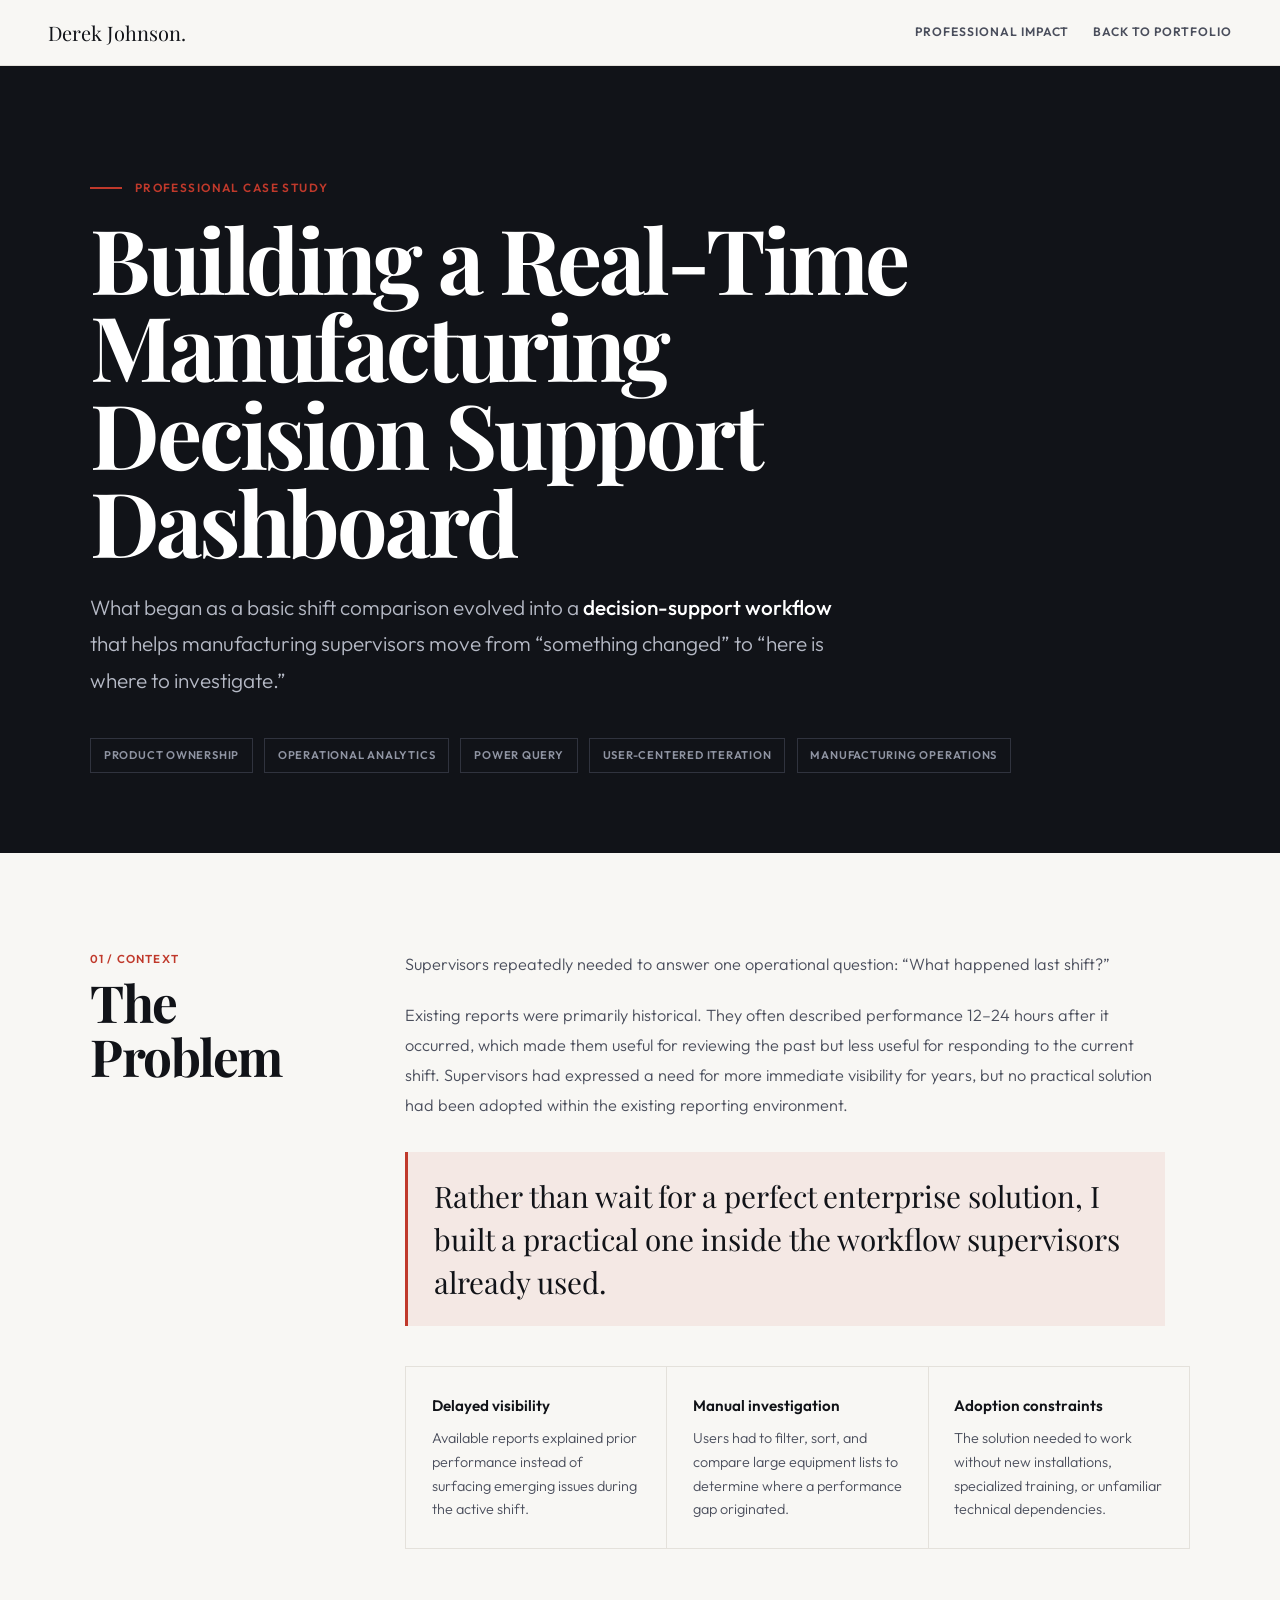
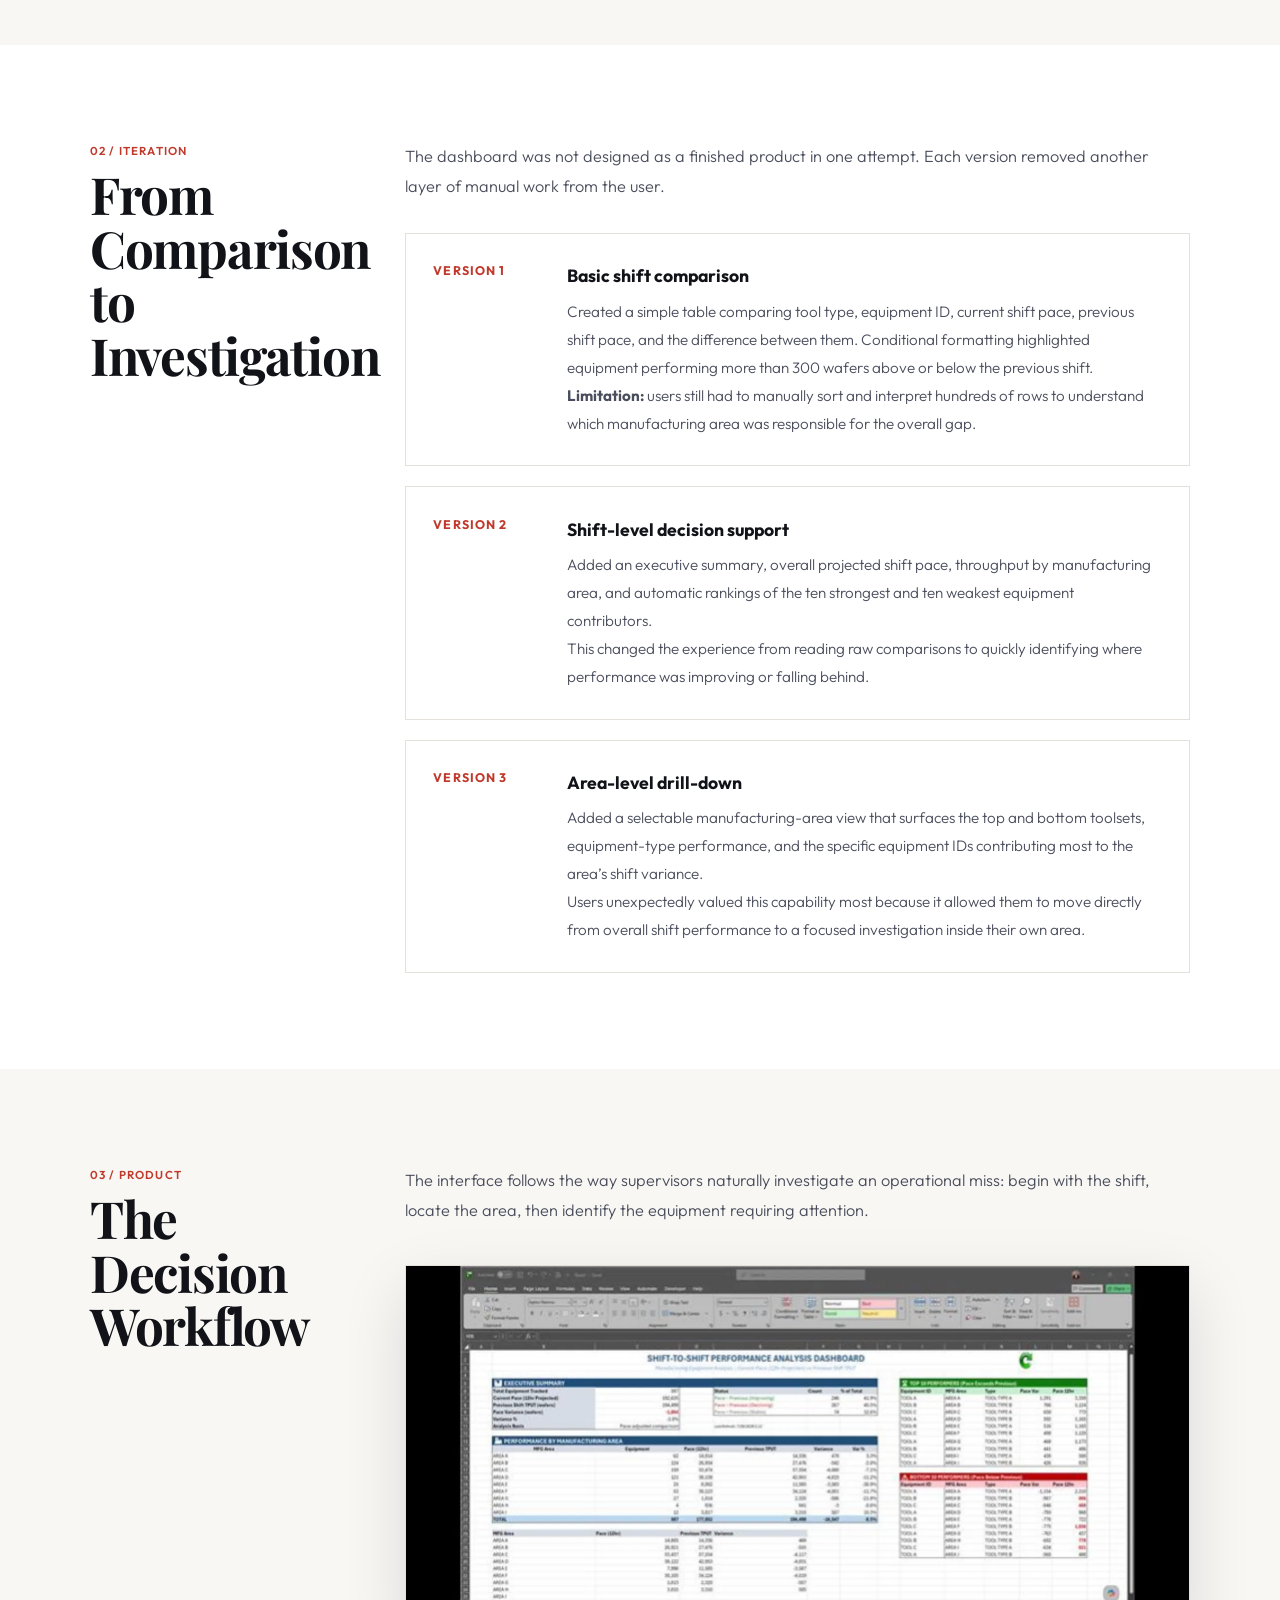
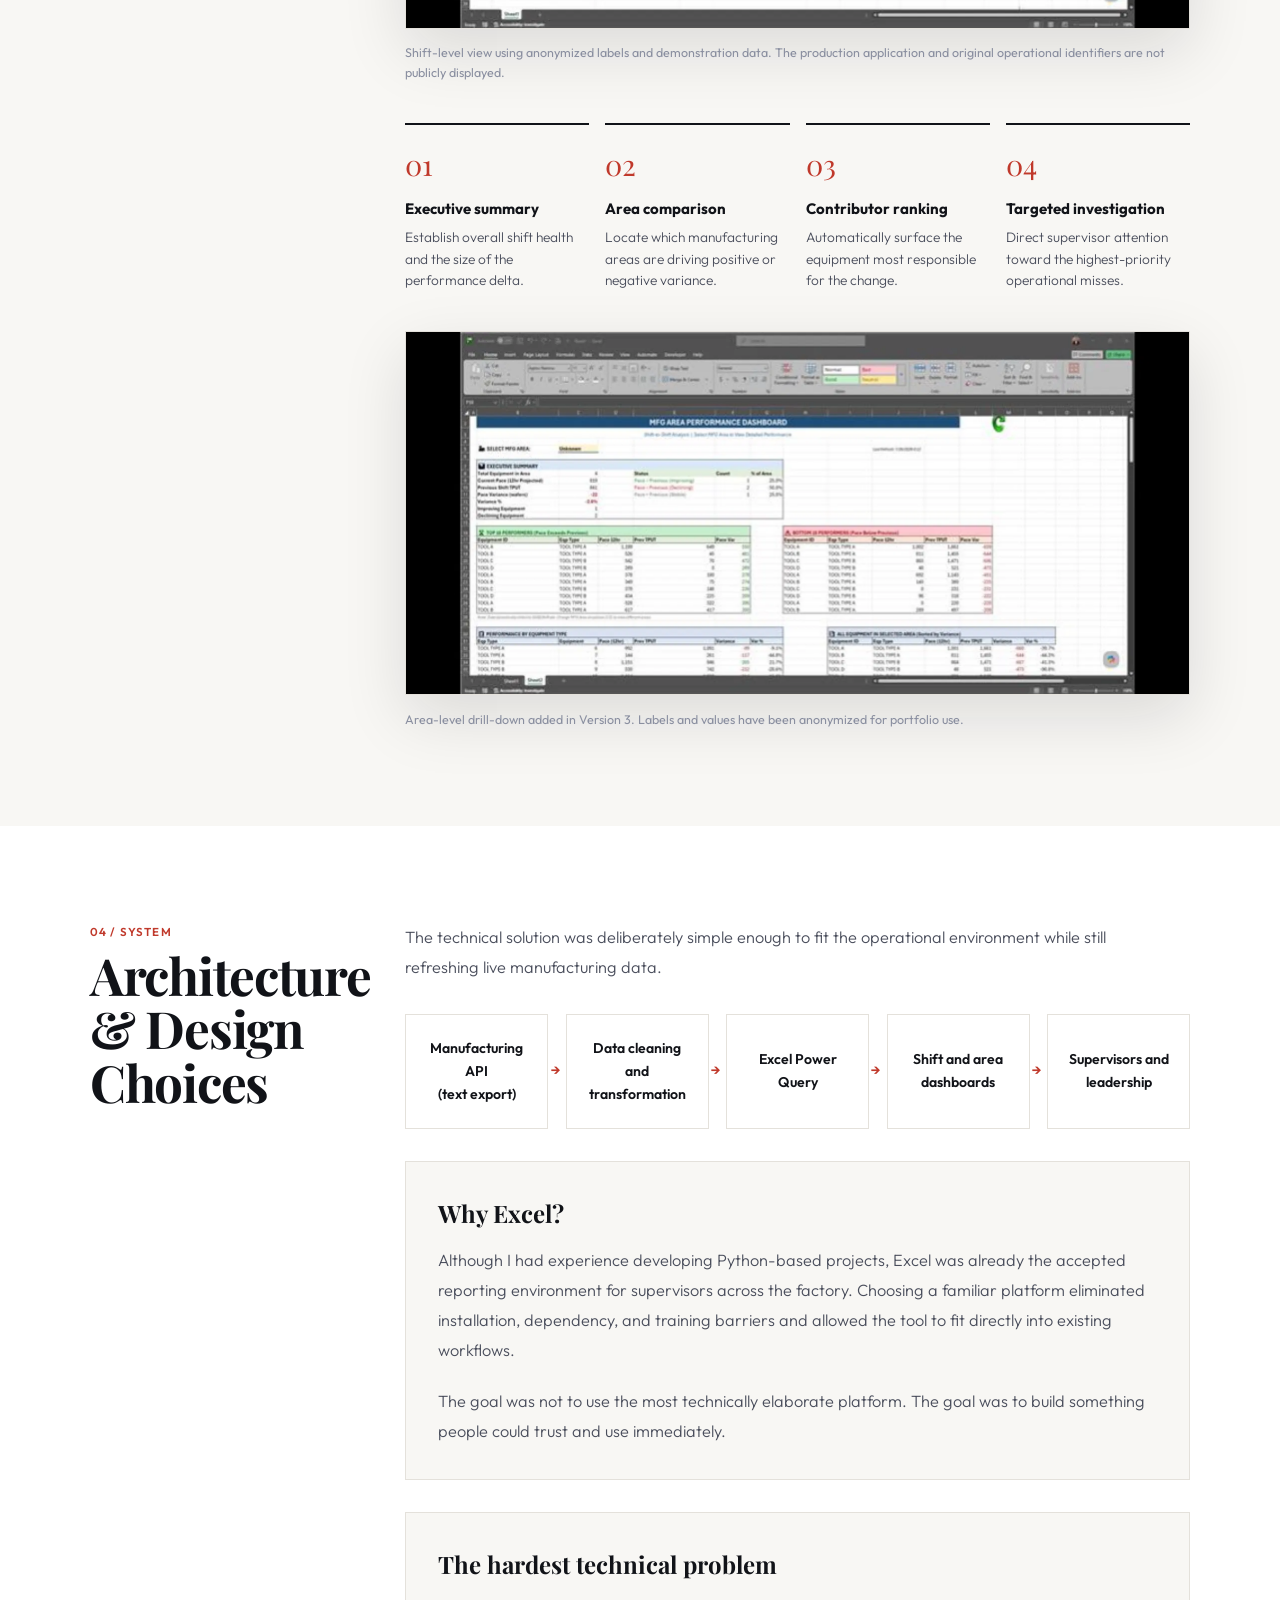
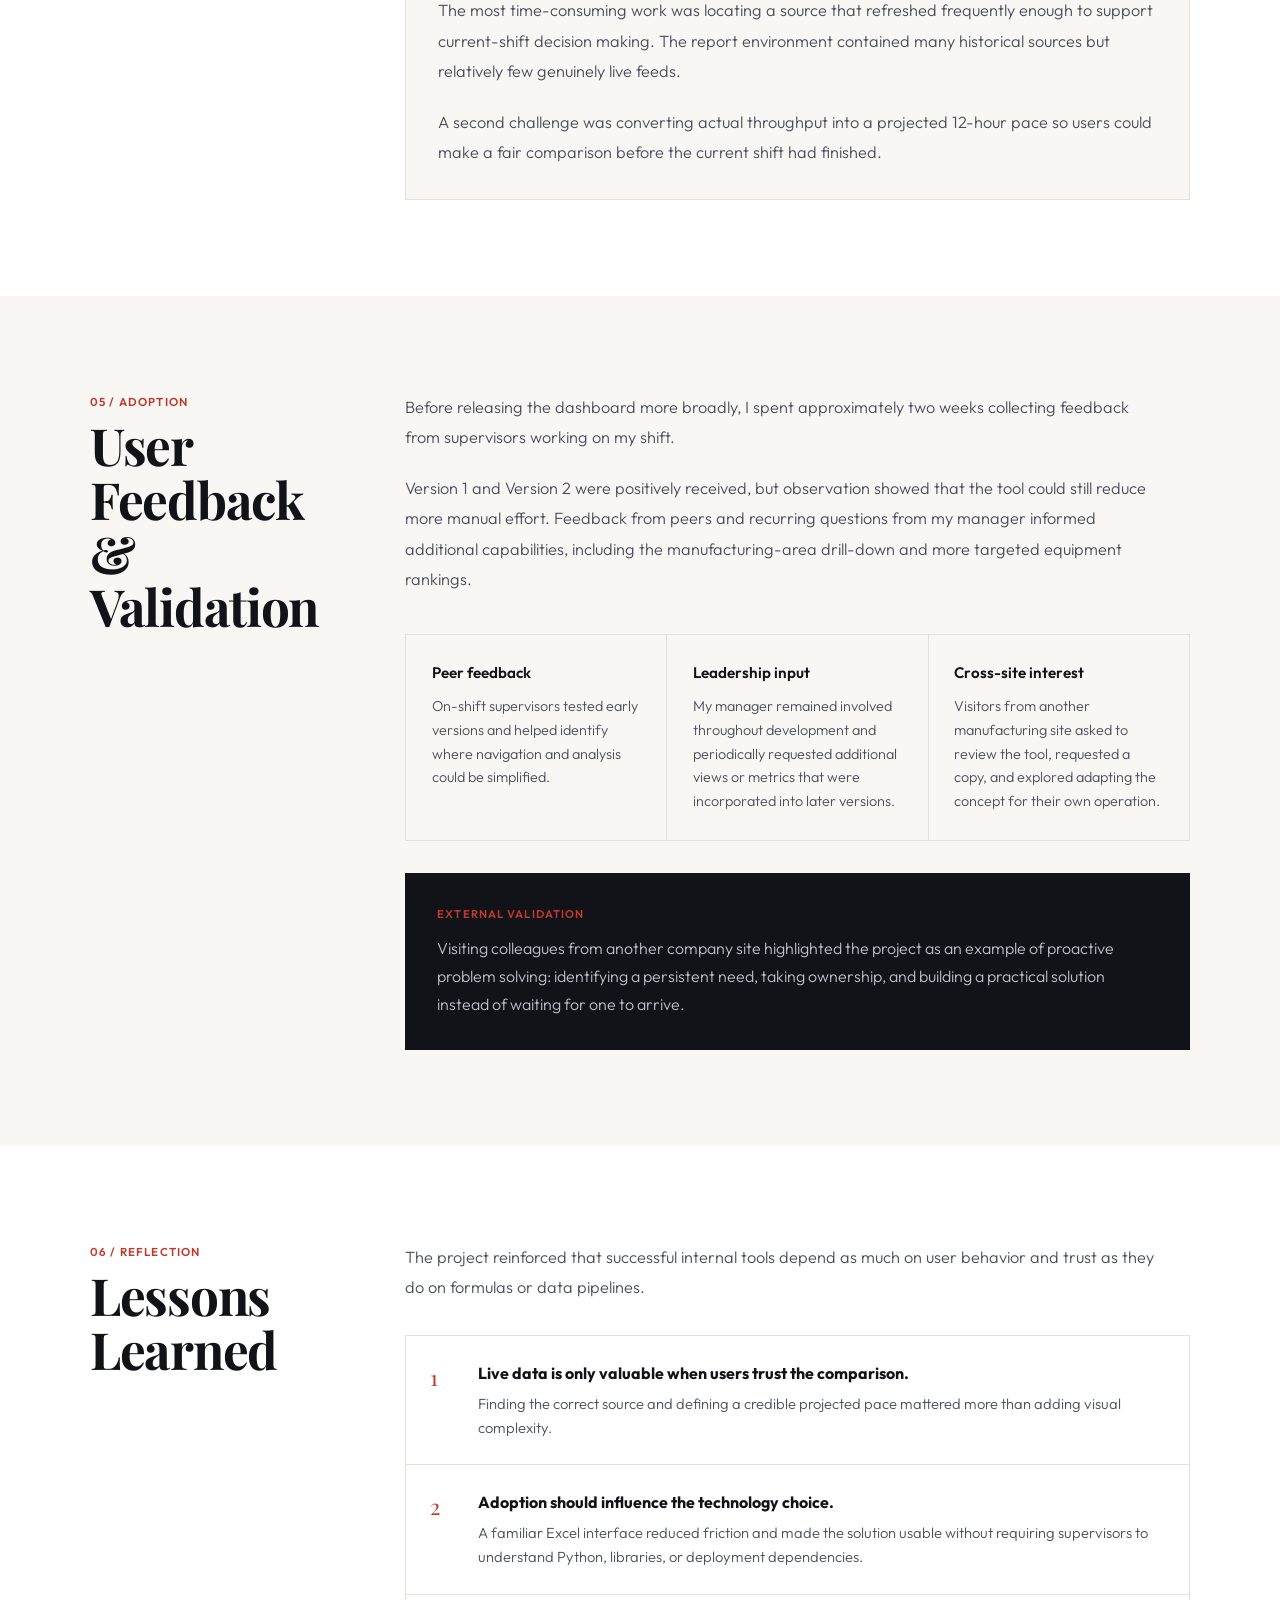
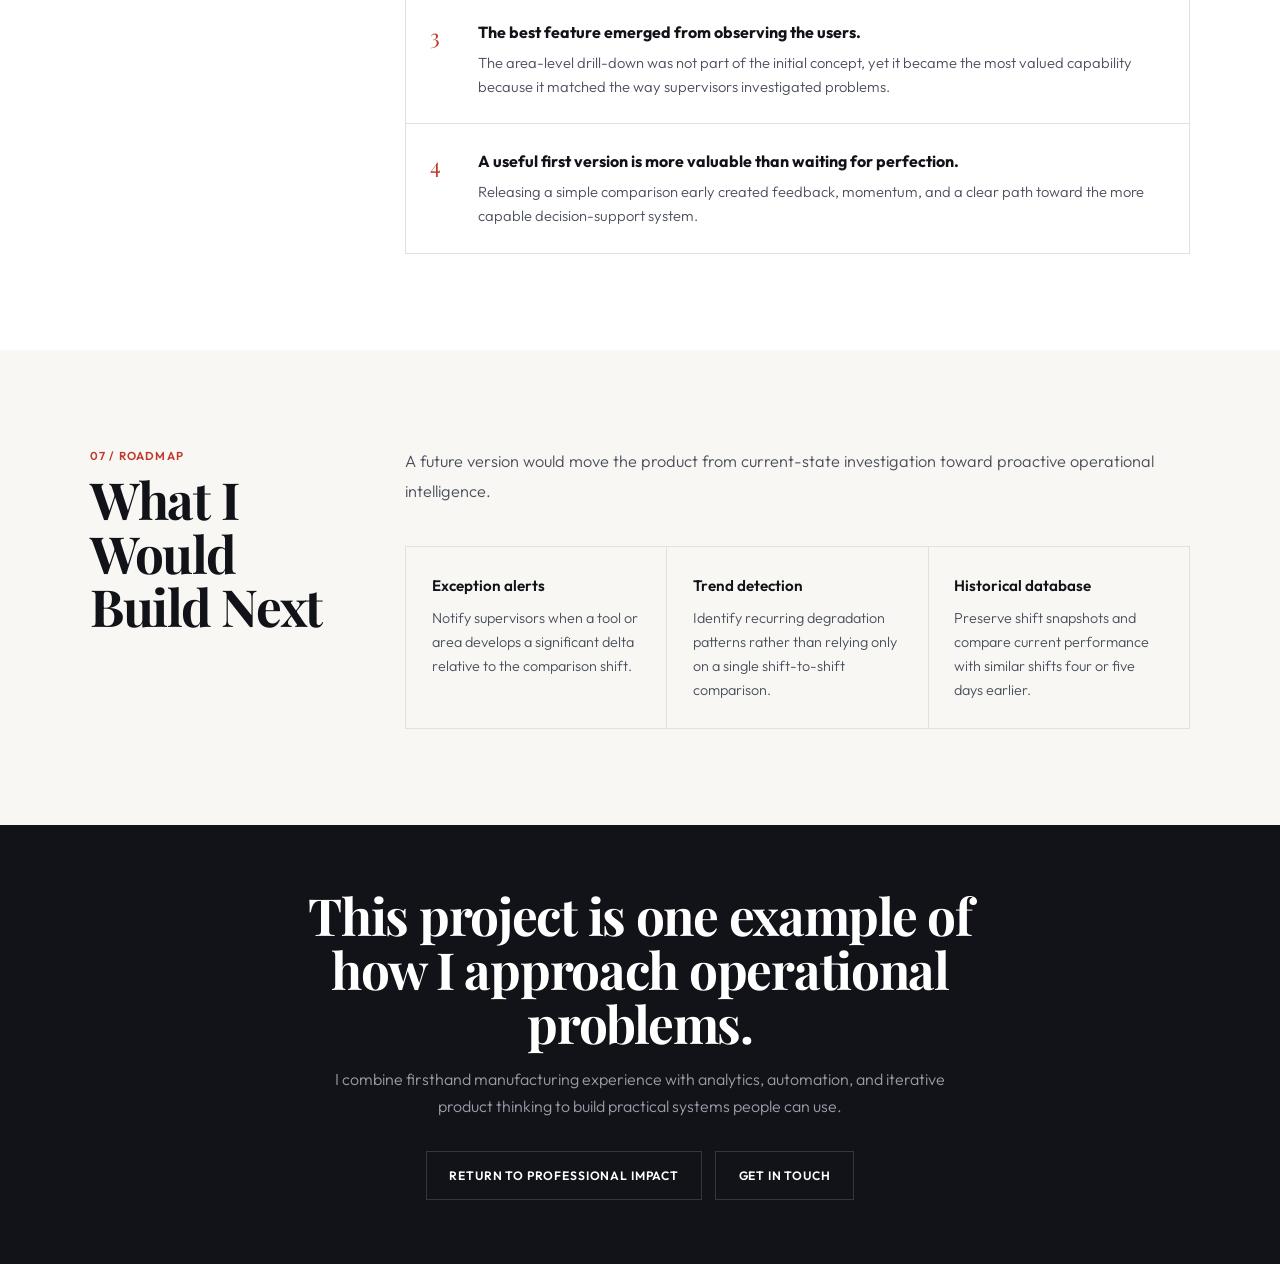
<file: shift-dashboard-case-study.html>
<!DOCTYPE html>
<html lang="en">
<head>
  <meta charset="UTF-8">
  <meta name="viewport" content="width=device-width, initial-scale=1.0">

  <title>Manufacturing Decision Support Dashboard — Derek Johnson</title>
  <meta name="description" content="A case study showing how Derek Johnson designed and iteratively developed a real-time manufacturing decision-support dashboard.">

  <link rel="preconnect" href="https://fonts.googleapis.com">
  <link rel="preconnect" href="https://fonts.gstatic.com" crossorigin>
  <link href="https://fonts.googleapis.com/css2?family=Playfair+Display:ital,wght@0,400;0,700;1,400&family=Outfit:wght@300;400;500;600&display=swap" rel="stylesheet">

  <style>
    *, *::before, *::after {
      box-sizing: border-box;
      margin: 0;
      padding: 0;
    }

    :root {
      --ink: #111318;
      --ink-mid: #4a4e5c;
      --ink-soft: #8a8fa0;
      --paper: #f8f7f4;
      --white: #ffffff;
      --red: #c0392b;
      --red-dim: rgba(192, 57, 43, 0.08);
      --border: #e4e1db;
      --serif: "Playfair Display", Georgia, serif;
      --sans: "Outfit", system-ui, sans-serif;
    }

    html {
      scroll-behavior: smooth;
    }

    body {
      background: var(--paper);
      color: var(--ink);
      font-family: var(--sans);
      line-height: 1.65;
      -webkit-font-smoothing: antialiased;
    }

    img {
      display: block;
      max-width: 100%;
    }

    a {
      color: inherit;
    }

    nav {
      position: sticky;
      top: 0;
      z-index: 100;
      display: flex;
      align-items: center;
      justify-content: space-between;
      gap: 2rem;
      padding: 1rem 3rem;
      background: rgba(248, 247, 244, 0.94);
      border-bottom: 1px solid var(--border);
      backdrop-filter: blur(14px);
    }

    .nav-logo {
      color: var(--ink);
      font-family: var(--serif);
      font-size: 1.25rem;
      text-decoration: none;
    }

    .nav-actions {
      display: flex;
      align-items: center;
      gap: 1.5rem;
    }

    .nav-link {
      color: var(--ink-mid);
      font-size: 0.76rem;
      font-weight: 600;
      letter-spacing: 0.08em;
      text-decoration: none;
      text-transform: uppercase;
    }

    .nav-link:hover {
      color: var(--red);
    }

    .case-hero {
      padding: 7rem 3rem 5rem;
      background: var(--ink);
      color: var(--white);
    }

    .case-hero-inner,
    .content-width {
      width: min(1100px, 100%);
      margin: 0 auto;
    }

    .eyebrow {
      display: flex;
      align-items: center;
      gap: 0.8rem;
      margin-bottom: 1rem;
      color: var(--red);
      font-size: 0.74rem;
      font-weight: 600;
      letter-spacing: 0.12em;
      text-transform: uppercase;
    }

    .eyebrow::before {
      width: 2rem;
      height: 1.5px;
      background: currentColor;
      content: "";
    }

    h1 {
      max-width: 900px;
      margin-bottom: 1.5rem;
      font-family: var(--serif);
      font-size: clamp(3rem, 7vw, 6rem);
      font-weight: 700;
      letter-spacing: -0.035em;
      line-height: 0.98;
    }

    .hero-summary {
      max-width: 760px;
      color: #b6bac6;
      font-size: clamp(1.05rem, 2vw, 1.3rem);
      font-weight: 300;
      line-height: 1.75;
    }

    .hero-summary strong {
      color: var(--white);
      font-weight: 500;
    }

    .case-meta {
      display: flex;
      flex-wrap: wrap;
      gap: 0.7rem;
      margin-top: 2.5rem;
    }

    .meta-pill {
      padding: 0.45rem 0.8rem;
      border: 1px solid #30333e;
      color: #8f94a2;
      font-size: 0.7rem;
      font-weight: 600;
      letter-spacing: 0.07em;
      text-transform: uppercase;
    }

    section {
      padding: 6rem 3rem;
    }

    section:nth-of-type(even) {
      background: var(--white);
    }

    .section-grid {
      display: grid;
      grid-template-columns: minmax(180px, 0.32fr) minmax(0, 1fr);
      gap: 4rem;
      align-items: start;
    }

    .section-label {
      position: sticky;
      top: 6rem;
    }

    .section-number {
      display: block;
      margin-bottom: 0.5rem;
      color: var(--red);
      font-size: 0.72rem;
      font-weight: 600;
      letter-spacing: 0.1em;
      text-transform: uppercase;
    }

    h2 {
      font-family: var(--serif);
      font-size: clamp(2rem, 4vw, 3.4rem);
      letter-spacing: -0.025em;
      line-height: 1.05;
    }

    .section-body {
      min-width: 0;
    }

    .lead {
      margin-bottom: 1.5rem;
      color: var(--ink);
      font-size: clamp(1.2rem, 2.2vw, 1.55rem);
      font-weight: 400;
      line-height: 1.55;
    }

    .section-body p {
      max-width: 760px;
      margin-bottom: 1.3rem;
      color: var(--ink-mid);
      font-size: 1.02rem;
      font-weight: 300;
      line-height: 1.85;
    }

    blockquote {
      max-width: 760px;
      margin: 2rem 0;
      padding: 1.4rem 1.6rem;
      border-left: 3px solid var(--red);
      background: var(--red-dim);
      color: var(--ink);
      font-family: var(--serif);
      font-size: clamp(1.35rem, 2.5vw, 1.85rem);
      line-height: 1.45;
    }

    .constraint-grid,
    .result-grid,
    .future-grid {
      display: grid;
      grid-template-columns: repeat(3, minmax(0, 1fr));
      gap: 1px;
      margin-top: 2.5rem;
      border: 1px solid var(--border);
      background: var(--border);
    }

    .info-card {
      min-width: 0;
      padding: 1.6rem;
      background: var(--paper);
    }

    .info-card h3 {
      margin-bottom: 0.6rem;
      font-size: 0.95rem;
      font-weight: 600;
    }

    .info-card p {
      margin: 0;
      color: var(--ink-mid);
      font-size: 0.9rem;
      line-height: 1.65;
    }

    .evolution {
      position: relative;
      display: grid;
      gap: 1.25rem;
      margin-top: 2rem;
    }

    .version-card {
      display: grid;
      grid-template-columns: 110px minmax(0, 1fr);
      gap: 1.5rem;
      padding: 1.7rem;
      border: 1px solid var(--border);
      background: var(--white);
    }

    .version-name {
      color: var(--red);
      font-size: 0.78rem;
      font-weight: 700;
      letter-spacing: 0.09em;
      text-transform: uppercase;
    }

    .version-copy h3 {
      margin-bottom: 0.45rem;
      font-size: 1.1rem;
    }

    .version-copy p {
      margin: 0;
      font-size: 0.95rem;
    }

    .dashboard-figure {
      margin: 2.5rem 0 0;
    }

    .dashboard-frame {
      overflow: hidden;
      border: 1px solid var(--border);
      background: #111318;
      box-shadow: 0 22px 60px rgba(17, 19, 24, 0.12);
    }

    .dashboard-frame img {
      width: 100%;
      height: auto;
    }

    figcaption {
      margin-top: 0.9rem;
      color: var(--ink-soft);
      font-size: 0.78rem;
      line-height: 1.6;
    }

    .walkthrough {
      display: grid;
      grid-template-columns: repeat(4, minmax(0, 1fr));
      gap: 1rem;
      margin-top: 2.5rem;
    }

    .walkthrough-step {
      padding-top: 1rem;
      border-top: 2px solid var(--ink);
    }

    .walkthrough-step span {
      display: block;
      margin-bottom: 0.5rem;
      color: var(--red);
      font-family: var(--serif);
      font-size: 1.8rem;
    }

    .walkthrough-step h3 {
      margin-bottom: 0.35rem;
      font-size: 0.94rem;
    }

    .walkthrough-step p {
      margin: 0;
      color: var(--ink-mid);
      font-size: 0.86rem;
      line-height: 1.55;
    }

    .architecture {
      display: grid;
      grid-template-columns: repeat(5, minmax(0, 1fr));
      align-items: stretch;
      gap: 1.1rem;
      margin-top: 2rem;
    }

    .architecture-step {
      position: relative;
      display: flex;
      min-height: 115px;
      align-items: center;
      justify-content: center;
      padding: 1rem;
      border: 1px solid var(--border);
      background: var(--white);
      text-align: center;
      font-size: 0.88rem;
      font-weight: 600;
    }

    .architecture-step:not(:last-child)::after {
      position: absolute;
      top: 50%;
      right: -0.78rem;
      color: var(--red);
      content: "→";
      transform: translateY(-50%);
    }

    .decision {
      margin-top: 2rem;
      padding: 2rem;
      border: 1px solid var(--border);
      background: var(--paper);
    }

    .decision h3 {
      margin-bottom: 0.7rem;
      font-family: var(--serif);
      font-size: 1.5rem;
    }

    .decision p:last-child {
      margin-bottom: 0;
    }

    .recognition {
      margin-top: 2rem;
      padding: 2rem;
      background: var(--ink);
      color: var(--white);
    }

    .recognition-label {
      margin-bottom: 0.7rem;
      color: var(--red);
      font-size: 0.7rem;
      font-weight: 600;
      letter-spacing: 0.1em;
      text-transform: uppercase;
    }

    .recognition p {
      margin: 0;
      color: #bdc1cb;
      font-size: 1rem;
      line-height: 1.75;
    }

    .lessons-list {
      display: grid;
      gap: 1px;
      margin-top: 2rem;
      border: 1px solid var(--border);
      background: var(--border);
    }

    .lesson {
      display: grid;
      grid-template-columns: 2rem minmax(0, 1fr);
      gap: 1rem;
      padding: 1.5rem;
      background: var(--white);
    }

    .lesson-number {
      color: var(--red);
      font-family: var(--serif);
      font-size: 1.35rem;
    }

    .lesson h3 {
      margin-bottom: 0.35rem;
      font-size: 1rem;
    }

    .lesson p {
      margin: 0;
      font-size: 0.92rem;
      line-height: 1.65;
    }

    .case-footer {
      padding: 4rem 3rem;
      background: var(--ink);
      color: var(--white);
      text-align: center;
    }

    .case-footer h2 {
      max-width: 720px;
      margin: 0 auto 1rem;
    }

    .case-footer p {
      max-width: 650px;
      margin: 0 auto 2rem;
      color: #999eab;
      font-weight: 300;
    }

    .button-row {
      display: flex;
      flex-wrap: wrap;
      justify-content: center;
      gap: 0.8rem;
    }

    .button {
      display: inline-flex;
      align-items: center;
      justify-content: center;
      padding: 0.85rem 1.4rem;
      border: 1px solid #343741;
      color: var(--white);
      font-size: 0.76rem;
      font-weight: 600;
      letter-spacing: 0.07em;
      text-decoration: none;
      text-transform: uppercase;
      transition: 0.2s ease;
    }

    .button:hover {
      border-color: var(--red);
      background: var(--red);
    }

    @media (max-width: 900px) {
      nav {
        padding: 1rem 1.5rem;
      }

      .case-hero,
      section,
      .case-footer {
        padding-left: 1.5rem;
        padding-right: 1.5rem;
      }

      .section-grid {
        grid-template-columns: 1fr;
        gap: 2rem;
      }

      .section-label {
        position: static;
      }

      .constraint-grid,
      .result-grid,
      .future-grid {
        grid-template-columns: 1fr;
      }

      .walkthrough {
        grid-template-columns: 1fr 1fr;
      }

      .architecture {
        grid-template-columns: 1fr;
      }

      .architecture-step:not(:last-child)::after {
        top: auto;
        right: 50%;
        bottom: -1.05rem;
        content: "↓";
        transform: translateX(50%);
      }
    }

    @media (max-width: 600px) {
      .nav-actions .nav-link:first-child {
        display: none;
      }

      .case-hero {
        padding-top: 4.5rem;
        padding-bottom: 3.5rem;
      }

      section {
        padding-top: 4rem;
        padding-bottom: 4rem;
      }

      h1 {
        font-size: clamp(2.9rem, 15vw, 4.25rem);
      }

      .hero-summary {
        font-size: 1.05rem;
      }

      .version-card {
        grid-template-columns: 1fr;
        gap: 0.6rem;
      }

      .walkthrough {
        grid-template-columns: 1fr;
      }

      .dashboard-frame {
        margin-left: -0.5rem;
        margin-right: -0.5rem;
      }
    }

    @media (prefers-reduced-motion: reduce) {
      html {
        scroll-behavior: auto;
      }
    }
  </style>
</head>

<body>
  <nav>
    <a href="index.html" class="nav-logo">Derek Johnson.</a>

    <div class="nav-actions">
      <a href="index.html#highlights" class="nav-link">Professional Impact</a>
      <a href="index.html" class="nav-link">Back to Portfolio</a>
    </div>
  </nav>

  <header class="case-hero">
    <div class="case-hero-inner">
      <div class="eyebrow">Professional Case Study</div>

      <h1>Building a Real-Time Manufacturing Decision Support Dashboard</h1>

      <p class="hero-summary">
        What began as a basic shift comparison evolved into a
        <strong>decision-support workflow</strong> that helps manufacturing
        supervisors move from “something changed” to “here is where to investigate.”
      </p>

      <div class="case-meta">
        <span class="meta-pill">Product Ownership</span>
        <span class="meta-pill">Operational Analytics</span>
        <span class="meta-pill">Power Query</span>
        <span class="meta-pill">User-Centered Iteration</span>
        <span class="meta-pill">Manufacturing Operations</span>
      </div>
    </div>
  </header>

  <main>
    <section id="problem">
      <div class="content-width section-grid">
        <div class="section-label">
          <span class="section-number">01 / Context</span>
          <h2>The Problem</h2>
        </div>

        <div class="section-body">
          <p class="lead">
            Supervisors repeatedly needed to answer one operational question:
            “What happened last shift?”
          </p>

          <p>
            Existing reports were primarily historical. They often described
            performance 12–24 hours after it occurred, which made them useful for
            reviewing the past but less useful for responding to the current shift.
            Supervisors had expressed a need for more immediate visibility for years,
            but no practical solution had been adopted within the existing reporting
            environment.
          </p>

          <blockquote>
            Rather than wait for a perfect enterprise solution, I built a practical
            one inside the workflow supervisors already used.
          </blockquote>

          <div class="constraint-grid">
            <article class="info-card">
              <h3>Delayed visibility</h3>
              <p>
                Available reports explained prior performance instead of surfacing
                emerging issues during the active shift.
              </p>
            </article>

            <article class="info-card">
              <h3>Manual investigation</h3>
              <p>
                Users had to filter, sort, and compare large equipment lists to
                determine where a performance gap originated.
              </p>
            </article>

            <article class="info-card">
              <h3>Adoption constraints</h3>
              <p>
                The solution needed to work without new installations, specialized
                training, or unfamiliar technical dependencies.
              </p>
            </article>
          </div>
        </div>
      </div>
    </section>

    <section id="evolution">
      <div class="content-width section-grid">
        <div class="section-label">
          <span class="section-number">02 / Iteration</span>
          <h2>From Comparison to Investigation</h2>
        </div>

        <div class="section-body">
          <p class="lead">
            The dashboard was not designed as a finished product in one attempt.
            Each version removed another layer of manual work from the user.
          </p>

          <div class="evolution">
            <article class="version-card">
              <div class="version-name">Version 1</div>
              <div class="version-copy">
                <h3>Basic shift comparison</h3>
                <p>
                  Created a simple table comparing tool type, equipment ID, current
                  shift pace, previous shift pace, and the difference between them.
                  Conditional formatting highlighted equipment performing more than
                  300 wafers above or below the previous shift.
                </p>
                <p>
                  <strong>Limitation:</strong> users still had to manually sort and
                  interpret hundreds of rows to understand which manufacturing area
                  was responsible for the overall gap.
                </p>
              </div>
            </article>

            <article class="version-card">
              <div class="version-name">Version 2</div>
              <div class="version-copy">
                <h3>Shift-level decision support</h3>
                <p>
                  Added an executive summary, overall projected shift pace,
                  throughput by manufacturing area, and automatic rankings of the
                  ten strongest and ten weakest equipment contributors.
                </p>
                <p>
                  This changed the experience from reading raw comparisons to quickly
                  identifying where performance was improving or falling behind.
                </p>
              </div>
            </article>

            <article class="version-card">
              <div class="version-name">Version 3</div>
              <div class="version-copy">
                <h3>Area-level drill-down</h3>
                <p>
                  Added a selectable manufacturing-area view that surfaces the top
                  and bottom toolsets, equipment-type performance, and the specific
                  equipment IDs contributing most to the area’s shift variance.
                </p>
                <p>
                  Users unexpectedly valued this capability most because it allowed
                  them to move directly from overall shift performance to a focused
                  investigation inside their own area.
                </p>
              </div>
            </article>
          </div>
        </div>
      </div>
    </section>

    <section id="product">
      <div class="content-width section-grid">
        <div class="section-label">
          <span class="section-number">03 / Product</span>
          <h2>The Decision Workflow</h2>
        </div>

        <div class="section-body">
          <p class="lead">
            The interface follows the way supervisors naturally investigate an
            operational miss: begin with the shift, locate the area, then identify
            the equipment requiring attention.
          </p>

          <figure class="dashboard-figure">
            <div class="dashboard-frame">
              <img
                src="images/dashboard-1.png"
                alt="Sanitized demonstration of the shift-level manufacturing performance dashboard"
              >
            </div>
            <figcaption>
              Shift-level view using anonymized labels and demonstration data. The
              production application and original operational identifiers are not
              publicly displayed.
            </figcaption>
          </figure>

          <div class="walkthrough">
            <article class="walkthrough-step">
              <span>01</span>
              <h3>Executive summary</h3>
              <p>Establish overall shift health and the size of the performance delta.</p>
            </article>

            <article class="walkthrough-step">
              <span>02</span>
              <h3>Area comparison</h3>
              <p>Locate which manufacturing areas are driving positive or negative variance.</p>
            </article>

            <article class="walkthrough-step">
              <span>03</span>
              <h3>Contributor ranking</h3>
              <p>Automatically surface the equipment most responsible for the change.</p>
            </article>

            <article class="walkthrough-step">
              <span>04</span>
              <h3>Targeted investigation</h3>
              <p>Direct supervisor attention toward the highest-priority operational misses.</p>
            </article>
          </div>

          <figure class="dashboard-figure">
            <div class="dashboard-frame">
              <img
                src="images/dashboard-2.png"
                alt="Sanitized demonstration of the manufacturing-area drill-down dashboard"
              >
            </div>
            <figcaption>
              Area-level drill-down added in Version 3. Labels and values have been
              anonymized for portfolio use.
            </figcaption>
          </figure>
        </div>
      </div>
    </section>

    <section id="architecture">
      <div class="content-width section-grid">
        <div class="section-label">
          <span class="section-number">04 / System</span>
          <h2>Architecture & Design Choices</h2>
        </div>

        <div class="section-body">
          <p class="lead">
            The technical solution was deliberately simple enough to fit the
            operational environment while still refreshing live manufacturing data.
          </p>

          <div class="architecture" aria-label="Dashboard architecture">
            <div class="architecture-step">Manufacturing API<br>(text export)</div>
            <div class="architecture-step">Data cleaning and transformation</div>
            <div class="architecture-step">Excel Power Query</div>
            <div class="architecture-step">Shift and area dashboards</div>
            <div class="architecture-step">Supervisors and leadership</div>
          </div>

          <article class="decision">
            <h3>Why Excel?</h3>
            <p>
              Although I had experience developing Python-based projects, Excel was
              already the accepted reporting environment for supervisors across the
              factory. Choosing a familiar platform eliminated installation,
              dependency, and training barriers and allowed the tool to fit directly
              into existing workflows.
            </p>
            <p>
              The goal was not to use the most technically elaborate platform. The
              goal was to build something people could trust and use immediately.
            </p>
          </article>

          <article class="decision">
            <h3>The hardest technical problem</h3>
            <p>
              The most time-consuming work was locating a source that refreshed
              frequently enough to support current-shift decision making. The report
              environment contained many historical sources but relatively few
              genuinely live feeds.
            </p>
            <p>
              A second challenge was converting actual throughput into a projected
              12-hour pace so users could make a fair comparison before the current
              shift had finished.
            </p>
          </article>
        </div>
      </div>
    </section>

    <section id="feedback">
      <div class="content-width section-grid">
        <div class="section-label">
          <span class="section-number">05 / Adoption</span>
          <h2>User Feedback & Validation</h2>
        </div>

        <div class="section-body">
          <p class="lead">
            Before releasing the dashboard more broadly, I spent approximately two
            weeks collecting feedback from supervisors working on my shift.
          </p>

          <p>
            Version 1 and Version 2 were positively received, but observation showed
            that the tool could still reduce more manual effort. Feedback from peers
            and recurring questions from my manager informed additional capabilities,
            including the manufacturing-area drill-down and more targeted equipment
            rankings.
          </p>

          <div class="result-grid">
            <article class="info-card">
              <h3>Peer feedback</h3>
              <p>
                On-shift supervisors tested early versions and helped identify where
                navigation and analysis could be simplified.
              </p>
            </article>

            <article class="info-card">
              <h3>Leadership input</h3>
              <p>
                My manager remained involved throughout development and periodically
                requested additional views or metrics that were incorporated into
                later versions.
              </p>
            </article>

            <article class="info-card">
              <h3>Cross-site interest</h3>
              <p>
                Visitors from another manufacturing site asked to review the tool,
                requested a copy, and explored adapting the concept for their own
                operation.
              </p>
            </article>
          </div>

          <div class="recognition">
            <div class="recognition-label">External validation</div>
            <p>
              Visiting colleagues from another company site highlighted the project
              as an example of proactive problem solving: identifying a persistent
              need, taking ownership, and building a practical solution instead of
              waiting for one to arrive.
            </p>
          </div>
        </div>
      </div>
    </section>

    <section id="lessons">
      <div class="content-width section-grid">
        <div class="section-label">
          <span class="section-number">06 / Reflection</span>
          <h2>Lessons Learned</h2>
        </div>

        <div class="section-body">
          <p class="lead">
            The project reinforced that successful internal tools depend as much on
            user behavior and trust as they do on formulas or data pipelines.
          </p>

          <div class="lessons-list">
            <article class="lesson">
              <div class="lesson-number">1</div>
              <div>
                <h3>Live data is only valuable when users trust the comparison.</h3>
                <p>
                  Finding the correct source and defining a credible projected pace
                  mattered more than adding visual complexity.
                </p>
              </div>
            </article>

            <article class="lesson">
              <div class="lesson-number">2</div>
              <div>
                <h3>Adoption should influence the technology choice.</h3>
                <p>
                  A familiar Excel interface reduced friction and made the solution
                  usable without requiring supervisors to understand Python,
                  libraries, or deployment dependencies.
                </p>
              </div>
            </article>

            <article class="lesson">
              <div class="lesson-number">3</div>
              <div>
                <h3>The best feature emerged from observing the users.</h3>
                <p>
                  The area-level drill-down was not part of the initial concept, yet
                  it became the most valued capability because it matched the way
                  supervisors investigated problems.
                </p>
              </div>
            </article>

            <article class="lesson">
              <div class="lesson-number">4</div>
              <div>
                <h3>A useful first version is more valuable than waiting for perfection.</h3>
                <p>
                  Releasing a simple comparison early created feedback, momentum, and
                  a clear path toward the more capable decision-support system.
                </p>
              </div>
            </article>
          </div>
        </div>
      </div>
    </section>

    <section id="future">
      <div class="content-width section-grid">
        <div class="section-label">
          <span class="section-number">07 / Roadmap</span>
          <h2>What I Would Build Next</h2>
        </div>

        <div class="section-body">
          <p class="lead">
            A future version would move the product from current-state investigation
            toward proactive operational intelligence.
          </p>

          <div class="future-grid">
            <article class="info-card">
              <h3>Exception alerts</h3>
              <p>
                Notify supervisors when a tool or area develops a significant delta
                relative to the comparison shift.
              </p>
            </article>

            <article class="info-card">
              <h3>Trend detection</h3>
              <p>
                Identify recurring degradation patterns rather than relying only on a
                single shift-to-shift comparison.
              </p>
            </article>

            <article class="info-card">
              <h3>Historical database</h3>
              <p>
                Preserve shift snapshots and compare current performance with similar
                shifts four or five days earlier.
              </p>
            </article>
          </div>
        </div>
      </div>
    </section>
  </main>

  <footer class="case-footer">
    <h2>This project is one example of how I approach operational problems.</h2>
    <p>
      I combine firsthand manufacturing experience with analytics, automation, and
      iterative product thinking to build practical systems people can use.
    </p>

    <div class="button-row">
      <a href="index.html#highlights" class="button">Return to Professional Impact</a>
      <a href="index.html#contact" class="button">Get in Touch</a>
    </div>
  </footer>
</body>
</html>
</file>
